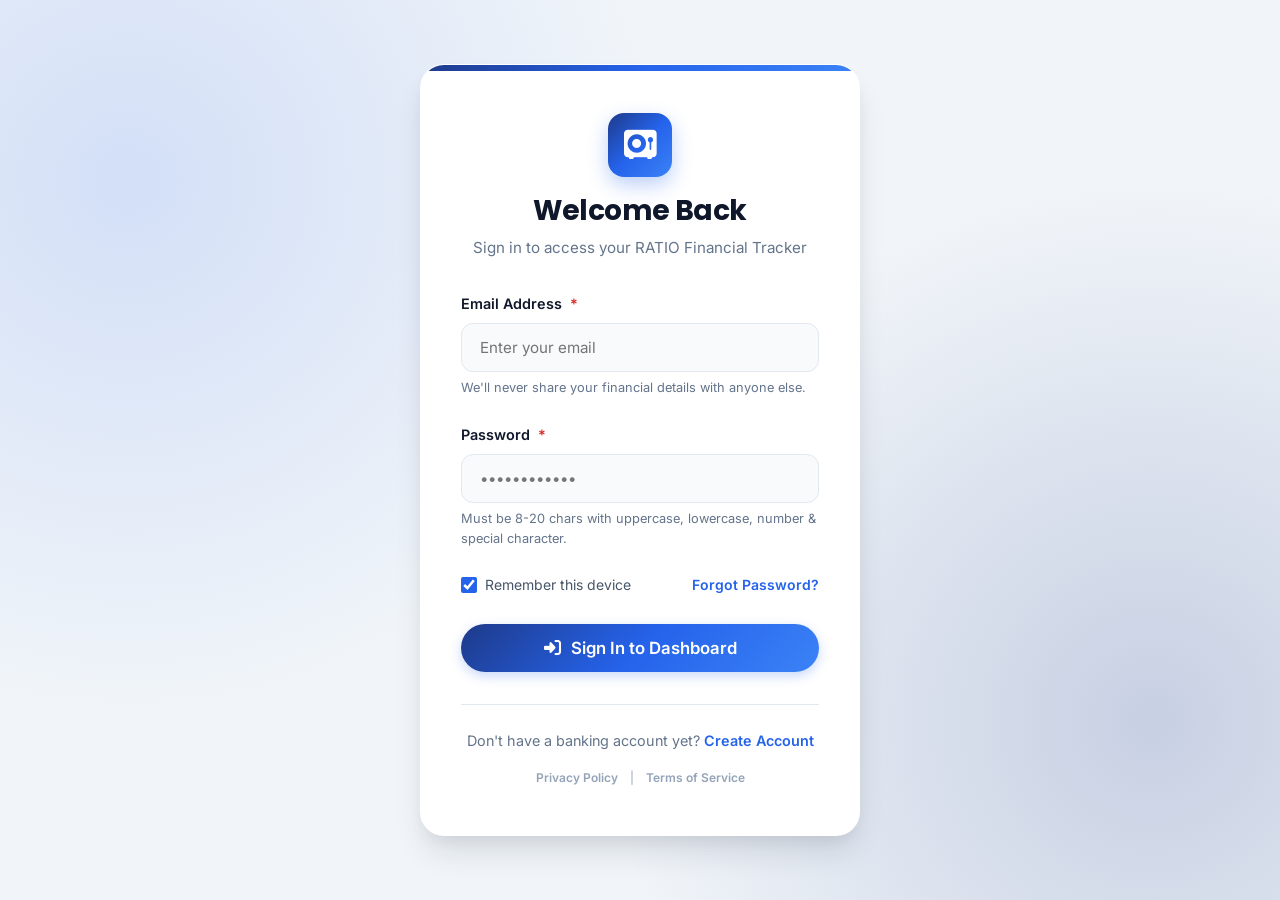
<file: index.html>
<!DOCTYPE html>
<!-- The <html> tag is the root element of the HTML page. The lang="en" attribute specifies the language as English -->
<html lang="en" data-bs-theme="light">
<!-- The <head> section contains metadata, title, and links to external resources like stylesheets. It is not visible on the webpage itself. -->
<head>
  <!-- <meta charset="UTF-8"> sets the character encoding to UTF-8, which supports most characters and symbols from all languages -->
  <meta charset="UTF-8">
  <!-- The viewport meta tag ensures the webpage looks good on all devices (mobile, tablet, desktop) by controlling width and scaling -->
  <meta name="viewport" content="width=device-width, initial-scale=1.0">
  <!-- The <title> sets the name of the tab in the web browser -->
  <title>Sign In - RATIO</title>
  
  <!-- This <link> tag connects the page to Font Awesome, an external library we use to display icons (like the vault icon) -->
  <!-- We use a CDN (Content Delivery Network) URL to load it quickly -->
  <link rel="stylesheet" href="https://cdnjs.cloudflare.com/ajax/libs/font-awesome/6.4.0/css/all.min.css">
  
  <!-- This <link> tag connects our custom stylesheet (style.css) which contains all our design and layout rules -->
  <link rel="stylesheet" href="style.css">
</head>
<!-- The <body> tag contains all the visible content of the webpage. We give it a class "login-page" to apply specific background styles from our CSS -->
<body class="login-page">

  <!-- <main> is a semantic tag representing the main content of this document. It acts as the white card holding our login form -->
  <main class="login-card">
    
    <!-- <header> represents the introductory content inside our login card -->
    <header class="login-header">
      <!-- A <div> (divider) container for our logo icon -->
      <div class="login-logo">
        <!-- The <i> tag with these specific classes tells Font Awesome to insert a vault icon here -->
        <i class="fa-solid fa-vault"></i>
      </div>
      <!-- <h1> is the main heading. It's the largest text in this section -->
      <h1>Welcome Back</h1>
      <!-- <p> stands for paragraph, used here for a short subtitle -->
      <p>Sign in to access your RATIO Financial Tracker</p>
    </header>

    <!-- The <form> element collects user input. 
         action="dashboard.html" means when submitted, it will redirect to the dashboard page.
         method="get" defines how data is sent (not ideal for real passwords, but fine for this static demo). -->
    <form action="dashboard.html" method="get" class="login-form">
      
      <!-- This <div> wraps the first input field (Email) to group the label, input, and helper text together -->
      <div class="form-group">
        <!-- The <label> tells the user what this field is for. for="email" links it to the input with id="email" -->
        <label for="email" class="form-label">
          Email Address 
          <!-- A <span> is used to color the asterisk red, indicating the field is required -->
          <span class="required">*</span>
        </label>
        
        <!-- A wrapper div with relative positioning so we can add absolute positioned elements (like validation icons) later if needed -->
        <div style="position: relative;">
          <!-- The <input> element where the user types their email. 
               type="email" ensures mobile keyboards show the '@' symbol and browsers validate email format.
               required makes it mandatory to fill before submitting. -->
          <input 
            type="email" 
            id="email" 
            name="email" 
            class="form-control" 
            placeholder="Enter your email" 
            required 
            autocomplete="email" 
          >
          <!-- Small helper text below the input field -->
          <span class="form-helper-text">We'll never share your financial details with anyone else.</span>
        </div>
      </div>

      <!-- This <div> wraps the second input field (Password) -->
      <div class="form-group">
        <label for="password" class="form-label">
          Password <span class="required">*</span>
        </label>
        <div style="position: relative;">
          <!-- type="password" hides the characters as the user types them for security.
               minlength, maxlength, and pattern provide strict rules on what a valid password looks like. -->
          <input 
            type="password" 
            id="password" 
            name="password" 
            class="form-control" 
            placeholder="••••••••••••" 
            required 
            minlength="8" 
            maxlength="20" 
            pattern="(?=.*[a-z])(?=.*[A-Z])(?=.*\d)(?=.*[@$!%*?&]).{8,20}" 
            title="Password must be 8-20 characters and include uppercase, lowercase, a number, and a special character."
          >
          <span class="form-helper-text">Must be 8-20 chars with uppercase, lowercase, number & special character.</span>
        </div>
      </div>

      <!-- A <div> containing "Remember this device" checkbox and "Forgot Password" link arranged horizontally using flexbox -->
      <div class="form-group" style="display: flex; align-items: center; justify-content: space-between; margin-top: 16px; font-size: 0.875rem;">
        <!-- Label wrapping the checkbox so clicking the text also toggles the checkbox -->
        <label style="display: flex; align-items: center; gap: 8px; cursor: pointer; color: var(--text-secondary);">
          <!-- A checkbox input that defaults to checked -->
          <input type="checkbox" checked style="width: 16px; height: 16px; accent-color: var(--primary-blue);">
          Remember this device
        </label>
        <!-- An <a> (anchor) tag creating a link to the dashboard (used here as a dummy forgot password link) -->
        <a href="dashboard.html" style="font-weight: 600;">Forgot Password?</a>
      </div>

      <!-- Wrapper for the submit button adding some top margin -->
      <div style="margin-top: 28px;">
        <!-- The <button> to submit the form. type="submit" triggers the form's action. -->
        <button type="submit" class="btn btn-primary btn-block btn-lg">
          <!-- Icon inside the button -->
          <i class="fa-solid fa-right-to-bracket"></i> Sign In to Dashboard
        </button>
      </div>

    </form>

    <!-- <footer> represents the bottom section of the login card -->
    <footer class="login-footer">
      <!-- Paragraph with a link for users who don't have an account -->
      <p>Don't have a banking account yet? <a href="dashboard.html">Create Account</a></p>
      
      <!-- Small text links for Privacy Policy and Terms at the very bottom -->
      <div style="margin-top: 16px; font-size: 0.75rem; color: var(--text-light); display: flex; justify-content: center; gap: 12px;">
        <a href="dashboard.html" style="color: var(--text-light); text-decoration: none;">Privacy Policy</a>
        <span>|</span>
        <a href="dashboard.html" style="color: var(--text-light); text-decoration: none;">Terms of Service</a>
      </div>
    </footer>
  </main>

</body>
</html>
</file>
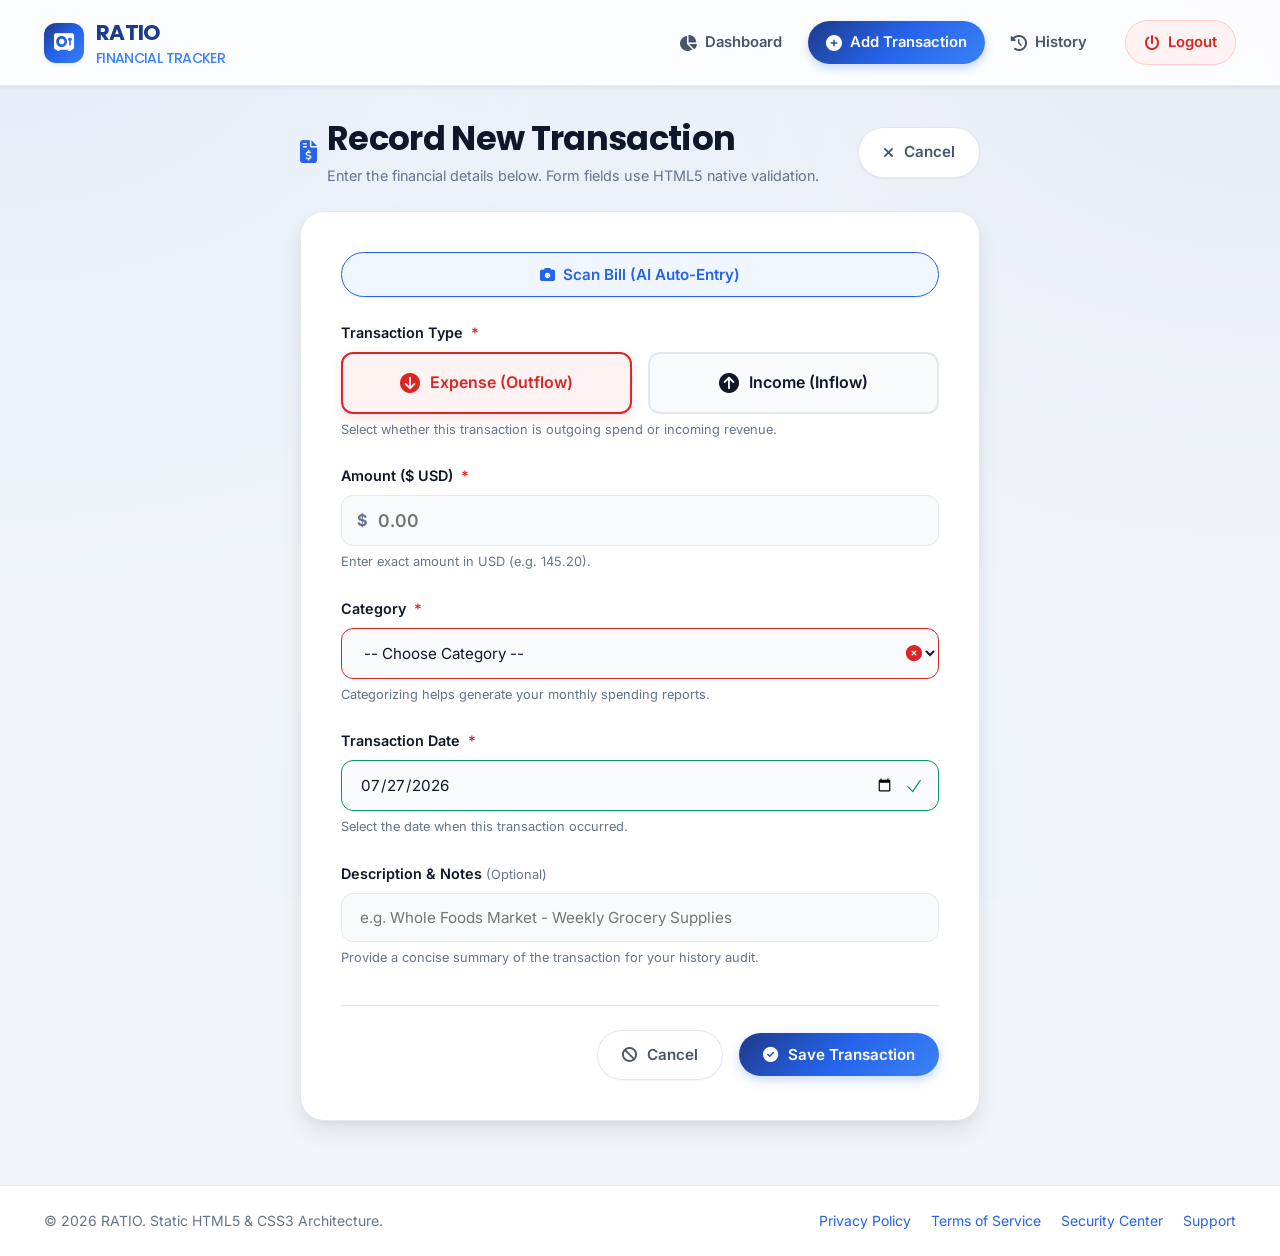
<file: add.html>
<!-- The document type declaration tells the browser this is an HTML5 document. -->
<!DOCTYPE html>
<!-- The html tag is the root element of the HTML page. lang="en" specifies English as the language. -->
<html lang="en" data-bs-theme="light">
<!-- The head section contains meta-information about the HTML page, like title and links to CSS. -->
<head>
  <!-- Specifies the character encoding for the document (UTF-8 handles almost all characters/symbols). -->
  <meta charset="UTF-8">
  <!-- Makes the web page responsive, adapting its layout to the width of the device screen (like mobile phones). -->
  <meta name="viewport" content="width=device-width, initial-scale=1.0">
  <!-- The title of the page, which appears in the browser tab. -->
  <title>Add Transaction - RATIO</title>
  
  <!-- Font Awesome Icons via CDN -->
  <!-- This link tag imports external CSS from Font Awesome, giving us access to hundreds of free icons. -->
  <link rel="stylesheet" href="https://cdnjs.cloudflare.com/ajax/libs/font-awesome/6.4.0/css/all.min.css">
  
  <!-- Shared Stylesheet -->
  <!-- This links to our own custom CSS file (style.css) which defines how our page looks (colors, layout, etc.). -->
  <link rel="stylesheet" href="style.css">
</head>
<!-- The body contains all the visible content of the webpage. -->
<body>

  <!-- Top Navigation Bar -->
  <!-- The header tag semantically defines a header for the document. class="top-navbar" is for styling. -->
  <header class="top-navbar">
    <!-- The nav tag defines a set of navigation links. -->
    <nav class="navbar-content">
      <!-- The logo and brand name that acts as a home button, linking back to the dashboard. -->
      <a href="dashboard.html" class="brand-logo">
        <div class="brand-icon-wrapper">
          <!-- An icon of a vault from Font Awesome. -->
          <i class="fa-solid fa-vault"></i>
        </div>
        <!-- The brand name text. It includes a smaller nested element for the subtitle. -->
        <span>RATIO <small style="font-size: 0.65em; font-weight: 500; color: var(--primary-light); display: block; margin-top: -4px;">FINANCIAL TRACKER</small></span>
      </a>

      <!-- An unordered list (ul) used to group the navigation links. -->
      <ul class="nav-links">
        <!-- List item for the Dashboard link -->
        <li>
          <a href="dashboard.html" class="nav-link">
            <i class="fa-solid fa-chart-pie"></i> Dashboard
          </a>
        </li>
        <!-- List item for the Add Transaction link. It has the 'active' class to show we are currently on this page. -->
        <li>
          <a href="add.html" class="nav-link active">
            <i class="fa-solid fa-circle-plus"></i> Add Transaction
          </a>
        </li>
        <!-- List item for the History link -->
        <li>
          <a href="history.html" class="nav-link">
            <i class="fa-solid fa-clock-rotate-left"></i> History
          </a>
        </li>
        <!-- List item for the Logout link -->
        <li>
          <a href="login.html" class="nav-link logout-btn">
            <i class="fa-solid fa-power-off"></i> Logout
          </a>
        </li>
      </ul>
    </nav>
  </header>

  <!-- Main Content Area -->
  <!-- A wrapper div to center or constrain the width of the main content on the screen. -->
  <div class="app-container">
    <!-- The main tag specifies the main content of the document. -->
    <main class="content-area">

      <!-- Section Header -->
      <!-- A section tag for grouping the header content of this page. -->
      <section class="section-header" style="max-width: 680px; margin: 0 auto 24px auto;">
        <div class="section-title">
          <!-- Icon representing an invoice/dollar. -->
          <i class="fa-solid fa-file-invoice-dollar"></i>
          <div>
            <!-- Page heading -->
            <h2>Record New Transaction</h2>
            <!-- A small description paragraph under the heading. -->
            <p style="font-size: 0.9rem; color: var(--text-muted); font-weight: 400; margin-top: 4px;">
              Enter the financial details below. Form fields use HTML5 native validation.
            </p>
          </div>
        </div>
        <!-- A button-styled link to cancel and go back to the dashboard. -->
        <a href="dashboard.html" class="btn btn-secondary">
          <i class="fa-solid fa-xmark"></i> Cancel
        </a>
      </section>

      <!-- Add Transaction Form Card -->
      <!-- This section acts as a visual card containing the form elements. -->
      <section class="form-card">
        
        <!-- The form element collects user input. On submission, it sends data to dashboard.html via the GET method. -->
        <form action="dashboard.html" method="get">
          
          <!-- AI Camera Scan Button (UI only) -->
          <button type="button" class="btn btn-secondary" style="width: 100%; margin-bottom: 24px; display: flex; justify-content: center; align-items: center; gap: 8px; font-weight: 600; border-color: var(--primary-blue); color: var(--primary-blue); background-color: var(--primary-soft);" onclick="alert('AI Auto-Entry Scanner is a mock button for now!')">
            <i class="fa-solid fa-camera"></i> Scan Bill (AI Auto-Entry)
          </button>
          
          <!-- Type Selection: Income vs Expense -->
          <!-- A group for the radio buttons to select transaction type. -->
          <div class="form-group">
            <!-- Label for the type selector -->
            <label class="form-label">
              Transaction Type <span class="required">*</span>
            </label>
            <!-- Container for the custom styled radio buttons -->
            <div class="type-selector">
              
              <!-- Option for Expense -->
              <div class="type-option">
                <!-- Radio input for Expense. Checked by default. 'required' means form can't be submitted without selection. -->
                <input type="radio" id="type-expense" name="transaction_type" value="expense" checked required>
                <!-- Label for the expense radio button, used for styling the clickable area. -->
                <label for="type-expense" class="type-label">
                  <i class="fa-solid fa-circle-arrow-down"></i>
                  <span>Expense (Outflow)</span>
                </label>
              </div>

              <!-- Option for Income -->
              <div class="type-option">
                <!-- Radio input for Income. Shares the same 'name' as Expense, so only one can be selected. -->
                <input type="radio" id="type-income" name="transaction_type" value="income" required>
                <label for="type-income" class="type-label">
                  <i class="fa-solid fa-circle-arrow-up"></i>
                  <span>Income (Inflow)</span>
                </label>
              </div>

            </div>
            <!-- Helper text explaining this field to the user -->
            <span class="form-helper-text">Select whether this transaction is outgoing spend or incoming revenue.</span>
          </div>

          <!-- Amount Input -->
          <div class="form-group">
            <!-- Label for the amount input field -->
            <label for="amount" class="form-label">
              Amount ($ USD) <span class="required">*</span>
            </label>
            <!-- Wrapper to position the dollar sign inside the input field -->
            <div style="position: relative;">
              <!-- The dollar sign placed absolutely over the input field. -->
              <span style="position: absolute; left: 16px; top: 50%; transform: translateY(-50%); font-weight: 700; color: var(--text-muted);">$</span>
              <!-- Number input field for the amount. 'step="0.01"' allows decimals (cents). 'min="0.01"' prevents zero or negative amounts. -->
              <input 
                type="number" 
                id="amount" 
                name="amount" 
                class="form-control" 
                style="padding-left: 36px; font-weight: 600; font-size: 1.1rem;" 
                placeholder="0.00" 
                step="0.01" 
                min="0.01" 
                required
              >
            </div>
            <span class="form-helper-text">Enter exact amount in USD (e.g. 145.20).</span>
          </div>

          <!-- Category Dropdown -->
          <div class="form-group">
            <label for="category" class="form-label">
              Category <span class="required">*</span>
            </label>
            <!-- Select element creates a dropdown list. 'required' means an option must be chosen. -->
            <select id="category" name="category" class="form-control" required style="cursor: pointer;">
              <!-- Default placeholder option. 'disabled selected' means it shows first but cannot be chosen as a valid value. -->
              <option value="" disabled selected>-- Choose Category --</option>
              
              <!-- Option group for Expenses. Groups related options visually. -->
              <optgroup label="Expense Categories">
                <option value="groceries">🛒 Groceries & Pantry</option>
                <option value="housing">🏠 Housing, Rent & Mortgage</option>
                <option value="utilities">⚡ Utilities & Electricity</option>
                <option value="dining">🍽️ Dining & Restaurants</option>
                <option value="software">💻 Cloud & Software Subscriptions</option>
                <option value="transportation">🚗 Transportation & Fuel</option>
                <option value="healthcare">🩺 Healthcare & Pharmacy</option>
                <option value="shopping">🛍️ Retail & Personal Shopping</option>
                <option value="entertainment">🎬 Entertainment & Leisure</option>
              </optgroup>
              
              <!-- Option group for Income -->
              <optgroup label="Income Categories">
                <option value="salary">💼 Salary & Compensation</option>
                <option value="freelance">💻 Freelance & Consulting</option>
                <option value="investments">📈 Dividends & Investments</option>
                <option value="refunds">🔄 Refunds & Reimbursements</option>
                <option value="other_income">🎁 Gifts & Other Inflow</option>
              </optgroup>
            </select>
            <span class="form-helper-text">Categorizing helps generate your monthly spending reports.</span>
          </div>

          <!-- Date Input -->
          <div class="form-group">
            <label for="date" class="form-label">
              Transaction Date <span class="required">*</span>
            </label>
            <!-- Date input field. Shows a date picker calendar in supported browsers. -->
            <input 
              type="date" 
              id="date" 
              name="date" 
              class="form-control" 
              value="2026-07-27" 
              required
            >
            <span class="form-helper-text">Select the date when this transaction occurred.</span>
          </div>

          <!-- Description Input -->
          <div class="form-group">
            <label for="description" class="form-label">
              Description & Notes <span style="font-size: 0.8rem; font-weight: normal; color: var(--text-muted);">(Optional)</span>
            </label>
            <!-- Text input field for short descriptions. -->
            <input 
              type="text" 
              id="description" 
              name="description" 
              class="form-control" 
              placeholder="e.g. Whole Foods Market - Weekly Grocery Supplies"
            >
            <span class="form-helper-text">Provide a concise summary of the transaction for your history audit.</span>
          </div>

          <!-- Form Actions -->
          <!-- Container for the cancel and submit buttons at the bottom of the form. -->
          <div class="form-actions">
            <!-- Cancel button (acts as a link to dashboard) -->
            <a href="dashboard.html" class="btn btn-secondary">
              <i class="fa-solid fa-ban"></i> Cancel
            </a>
            <!-- Submit button. Clicking this triggers HTML form submission and validation. -->
            <button type="submit" class="btn btn-primary">
              <i class="fa-solid fa-check-circle"></i> Save Transaction
            </button>
          </div>

        </form>

      </section>

    </main>
  </div>

  <!-- Footer -->
  <!-- The footer section of the page, usually contains copyright and links. -->
  <footer class="app-footer">
    <!-- Container to align footer content with the main app layout -->
    <div class="app-container">
      <div class="footer-content">
        <!-- Copyright text -->
        <p>&copy; 2026 RATIO. Static HTML5 & CSS3 Architecture.</p>
        <!-- Footer navigation links -->
        <div class="footer-links">
          <a href="dashboard.html">Privacy Policy</a>
          <a href="dashboard.html">Terms of Service</a>
          <a href="dashboard.html">Security Center</a>
          <a href="dashboard.html">Support</a>
        </div>
      </div>
    </div>
  </footer>

</body>
</html>
</file>
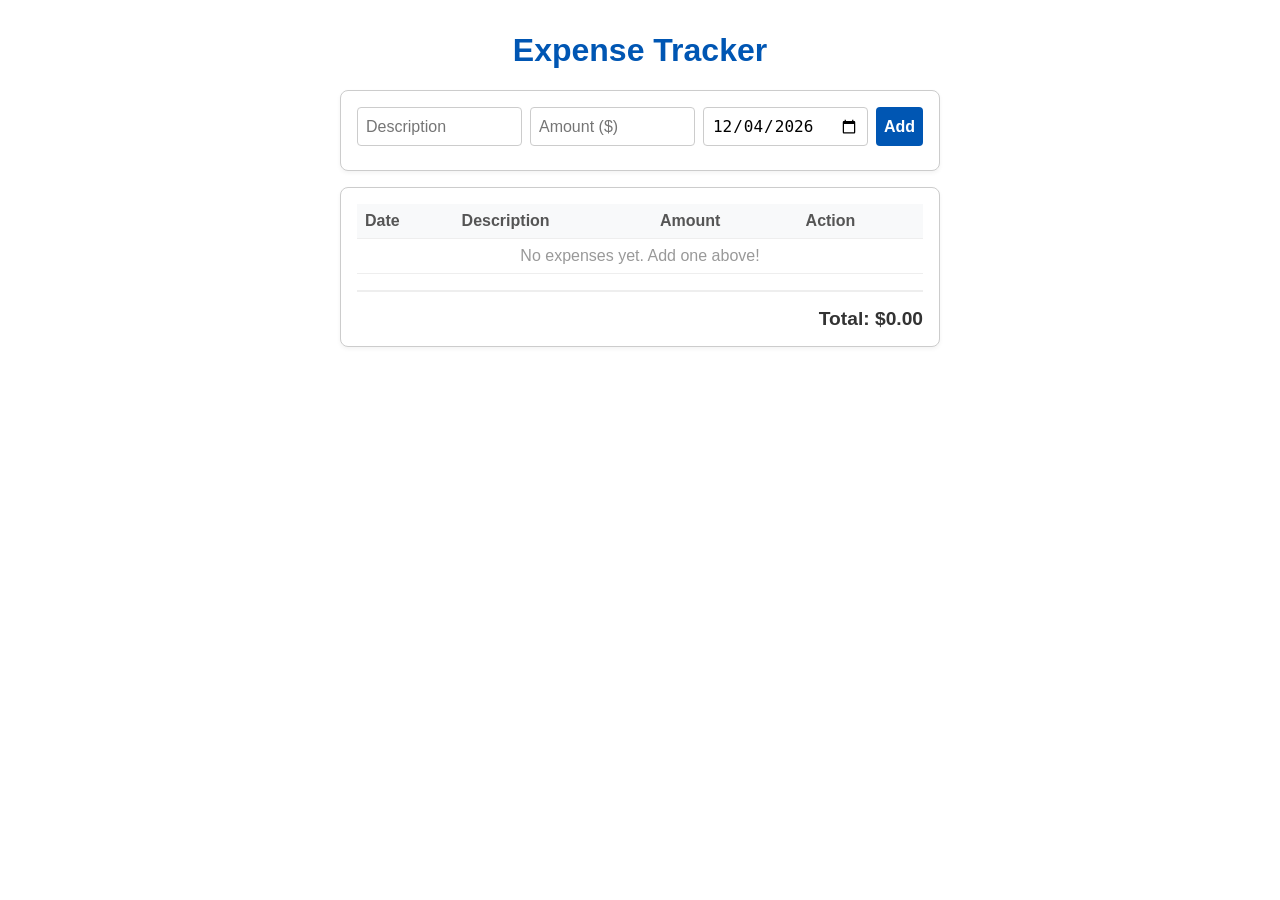
<file: basic-tracker.html>
<!DOCTYPE html>
<!-- The html tag wraps all content. lang="en" sets the language to English -->
<html lang="en" data-bs-theme="light">
<head>
  <!-- Character encoding for the document (UTF-8 handles most characters) -->
  <meta charset="UTF-8">
  <!-- Viewport meta tag ensures the page is responsive on mobile devices -->
  <meta name="viewport" content="width=device-width, initial-scale=1.0">
  <!-- Title appears in the browser tab -->
  <title>Basic Expense Tracker</title>
  
  <!-- CSS styles start here -->
  <style>
    /* Styles for the whole page (body) */
    body { 
      font-family: Arial, sans-serif; /* Sets the font */
      max-width: 600px; /* Restricts maximum width to 600px */
      margin: 2rem auto; /* Centers the content horizontally and adds top/bottom margin */
      padding: 0 1rem; /* Adds some spacing on the left and right */
      color: #333; /* Dark gray text color */
    }
    
    /* Styles for the main heading (h1) */
    h1 { 
      text-align: center; /* Centers the heading text */
      color: #0056b3; /* A nice shade of blue */
    }
    
    /* Styles for the "card" containers */
    .card { 
      border: 1px solid #ccc; /* Light gray border */
      padding: 1rem; /* Spacing inside the card */
      border-radius: 8px; /* Rounded corners */
      background: #fff; /* White background */
      margin-bottom: 1rem; /* Spacing below the card */
      box-shadow: 0 2px 4px rgba(0,0,0,0.05); /* Very subtle shadow for depth */
    }
    
    /* Styles for the form element */
    form { 
      display: flex; /* Uses Flexbox to align items horizontally */
      gap: 0.5rem; /* Space between form elements */
      flex-wrap: wrap; /* Allows wrapping to the next line on small screens */
      margin-bottom: 0.5rem; /* Space below the form */
    }
    
    /* Shared styles for inputs and buttons */
    input, button { 
      padding: 0.5rem; /* Inner spacing */
      border: 1px solid #ccc; /* Light gray border */
      border-radius: 4px; /* Slightly rounded corners */
      font-size: 1rem; /* Normal font size */
    }
    
    /* Specific styles for input fields */
    input { 
      flex: 1; /* Makes inputs grow to fill available space */
      min-width: 120px; /* Minimum width before wrapping */
    }
    
    /* Specific styles for buttons */
    button { 
      background: #0056b3; /* Blue background */
      color: white; /* White text */
      border: none; /* Removes default border */
      cursor: pointer; /* Shows hand cursor on hover */
      font-weight: bold; /* Bold text */
    }
    
    /* Hover effect for buttons */
    button:hover { 
      background: #004494; /* Darker blue when hovered */
    }
    
    /* Styles for the expense table */
    table { 
      width: 100%; /* Table takes full width */
      border-collapse: collapse; /* Removes double borders between cells */
    }
    
    /* Styles for table headers and cells */
    th, td { 
      padding: 0.5rem; /* Inner spacing */
      border-bottom: 1px solid #eee; /* Light line below each row */
      text-align: left; /* Aligns text to the left */
    }
    
    /* Specific styles for table headers */
    th {
      background-color: #f8f9fa; /* Very light gray background */
      color: #555; /* Medium gray text */
    }
    
    /* Styles for the delete button */
    .delete-btn { 
      background: #dc3545; /* Red background for delete action */
      color: white; /* White text */
      padding: 0.2rem 0.5rem; /* Smaller padding */
      font-size: 0.8rem; /* Smaller text */
    }
    
    /* Hover effect for delete button */
    .delete-btn:hover { 
      background: #c82333; /* Darker red on hover */
    }
    
    /* Styles for the total amount display */
    .total-section { 
      font-size: 1.2rem; /* Larger text */
      font-weight: bold; /* Bold text */
      text-align: right; /* Aligns text to the right */
      margin-top: 1rem; /* Space above */
      padding-top: 1rem; /* Inner space above text */
      border-top: 2px solid #eee; /* Thicker light line above */
    }
  </style>
</head>
<body>

  <!-- Main heading of the page -->
  <h1>Expense Tracker</h1>

  <!-- First card containing the form to add an expense -->
  <div class="card">
    <form id="tracker-form">
      <!-- Input for the description of the expense -->
      <input type="text" id="desc" placeholder="Description" required>
      <!-- Input for the amount (allows decimals with step="0.01") -->
      <input type="number" id="amount" placeholder="Amount ($)" step="0.01" required>
      <!-- Input for the date -->
      <input type="date" id="date" required>
      <!-- Submit button to add the expense -->
      <button type="submit">Add</button>
    </form>
  </div>

  <!-- Second card containing the list of expenses and the total -->
  <div class="card">
    <!-- Table structure for expenses -->
    <table>
      <thead>
        <!-- Table header row -->
        <tr>
          <th>Date</th>
          <th>Description</th>
          <th>Amount</th>
          <th>Action</th>
        </tr>
      </thead>
      <!-- Empty table body where expenses will be injected by JavaScript -->
      <tbody id="expense-list"></tbody>
    </table>
    <!-- Section displaying the total sum of all expenses -->
    <div class="total-section">
      Total: $<span id="total-amount">0.00</span>
    </div>
  </div>

  <!-- JavaScript logic starts here -->
  <script>
    // Load existing expenses from local storage (saved data in the browser)
    // If there is no saved data, initialize an empty array []
    let expenses = JSON.parse(localStorage.getItem('basic_expenses')) || [];
    
    // Get today's date in YYYY-MM-DD format
    // 'new Date().toISOString()' gives a string like "2023-10-25T14:30:00Z"
    // 'split('T')[0]' takes only the part before the 'T'
    document.getElementById('date').value = new Date().toISOString().split('T')[0];
    
    // Listen for the form submission (when the user clicks "Add" or presses Enter)
    document.getElementById('tracker-form').addEventListener('submit', function(e) {
      // Prevent the default form submission behavior (which would refresh the page)
      e.preventDefault();
      
      // Create a new expense object with the data from the form
      const newExpense = {
        id: Date.now(), // Use the current time (in milliseconds) as a unique ID
        desc: document.getElementById('desc').value, // Get description text
        amount: parseFloat(document.getElementById('amount').value), // Convert amount string to a number
        date: document.getElementById('date').value // Get date text
      };
      
      // Add the new expense to our list of expenses
      expenses.push(newExpense);
      
      // Save the updated list back to the browser's local storage so it persists after a reload
      localStorage.setItem('basic_expenses', JSON.stringify(expenses));
      
      // Clear the text and amount input fields so the user can easily add another expense
      document.getElementById('desc').value = '';
      document.getElementById('amount').value = '';
      
      // Update the user interface to show the new expense and new total
      render();
    });

    // Function to delete an expense given its unique ID
    function deleteExp(id) {
      // Keep only expenses whose ID does NOT match the one passed to the function
      expenses = expenses.filter(e => e.id !== id);
      
      // Save the new, filtered list back to local storage
      localStorage.setItem('basic_expenses', JSON.stringify(expenses));
      
      // Re-render the interface to remove the deleted expense from the table
      render();
    }

    // Function to update the HTML table and the total amount on the screen
    function render() {
      // Find the table body where expense rows will be placed
      const list = document.getElementById('expense-list');
      
      // Clear anything currently in the list
      list.innerHTML = '';
      
      // Start the total amount calculation at 0
      let total = 0;
      
      // Check if there are no expenses to show
      if (expenses.length === 0) {
        // Show a helpful placeholder message if the list is empty
        list.innerHTML = '<tr><td colspan="4" style="text-align:center; color:#999;">No expenses yet. Add one above!</td></tr>';
      } else {
        // Loop through each expense in our array
        expenses.forEach(exp => {
          // Add this expense's amount to our running total
          total += exp.amount;
          
          // Create an HTML row for this expense and append it to the list
          // We format the amount to exactly 2 decimal places using 'toFixed(2)'
          list.innerHTML += `
            <tr>
              <td>${exp.date}</td>
              <td>${exp.desc}</td>
              <td style="color: #dc3545; font-weight: bold;">-$${exp.amount.toFixed(2)}</td>
              <td><button class="delete-btn" onclick="deleteExp(${exp.id})">X</button></td>
            </tr>
          `;
        });
      }
      
      // Finally, update the text of the total amount display with the final calculated total
      document.getElementById('total-amount').innerText = total.toFixed(2);
    }

    // Call render once right after the page loads to display any previously saved expenses
    render();
  </script>
</body>
</html>
</file>
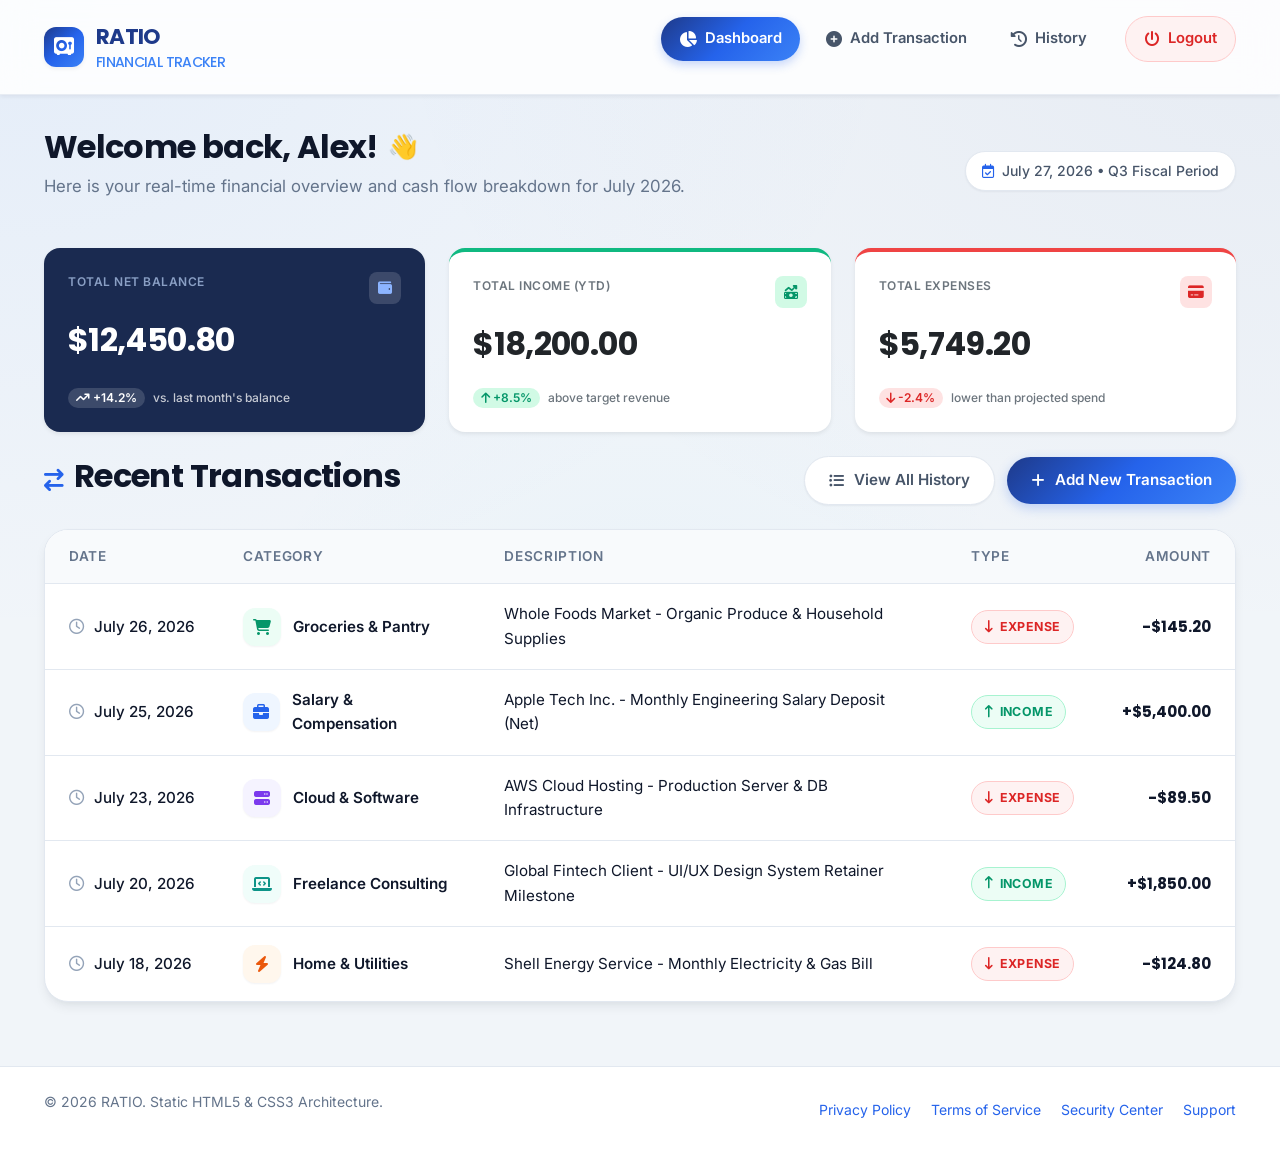
<file: dashboard.html>
<!DOCTYPE html>
<!-- Declares the document as an HTML5 file. This is required for modern web pages. -->
<html lang="en" data-bs-theme="light">
<!-- The <head> contains meta-information, title, and external links. It is not shown directly on the page. -->
<head>
  <!-- Sets character encoding to UTF-8 so all text and symbols render correctly -->
  <meta charset="UTF-8">
  <!-- Ensures the page is responsive and scales properly on mobile devices -->
  <meta name="viewport" content="width=device-width, initial-scale=1.0">
  <!-- The title that appears in the browser tab -->
  <title>Dashboard - RATIO</title>
  
  <!-- Links to the Font Awesome icon library to give us access to thousands of icons -->
  <link rel="stylesheet" href="https://cdnjs.cloudflare.com/ajax/libs/font-awesome/6.4.0/css/all.min.css">
  
  <!-- Bootstrap 5 CSS (Added for Bootstrap Cards) -->
  <link href="https://cdn.jsdelivr.net/npm/bootstrap@5.3.0/dist/css/bootstrap.min.css" rel="stylesheet">
  
  <!-- Links to our custom style.css file where all our design rules live -->
  <link rel="stylesheet" href="style.css">
</head>
<!-- The <body> contains the actual visible content of the dashboard -->
<body>

  <!-- ========================================== -->
  <!-- TOP NAVIGATION BAR SECTION                 -->
  <!-- ========================================== -->
  <!-- The <header> tag represents the top navigation area of our application -->
  <header class="top-navbar">
    <!-- <nav> is a semantic HTML element that wraps navigation links -->
    <nav class="navbar-content">
      
      <!-- Brand Logo on the left side of the navbar -->
      <!-- Clicking it will navigate to dashboard.html -->
      <a href="dashboard.html" class="brand-logo">
        <div class="brand-icon-wrapper">
          <!-- Font Awesome vault icon -->
          <i class="fa-solid fa-vault"></i>
        </div>
        <!-- Brand Name text. The <small> tag makes the "FINANCIAL TRACKER" text smaller -->
        <span>RATIO <small style="font-size: 0.65em; font-weight: 500; color: var(--primary-light); display: block; margin-top: -4px;">FINANCIAL TRACKER</small></span>
      </a>

      <!-- An unordered list (<ul>) containing our navigation links -->
      <ul class="nav-links">
        <!-- Each <li> (list item) represents one link in the navbar -->
        <li>
          <!-- The "active" class gives this link a distinct look indicating we are currently on this page -->
          <a href="dashboard.html" class="nav-link active">
            <i class="fa-solid fa-chart-pie"></i> Dashboard
          </a>
        </li>
        <li>
          <a href="add.html" class="nav-link">
            <i class="fa-solid fa-circle-plus"></i> Add Transaction
          </a>
        </li>
        <li>
          <a href="history.html" class="nav-link">
            <i class="fa-solid fa-clock-rotate-left"></i> History
          </a>
        </li>
        <li>
          <!-- A special logout button that links back to the login page -->
          <!-- The "logout-btn" class gives it a red color scheme -->
          <a href="login.html" class="nav-link logout-btn">
            <i class="fa-solid fa-power-off"></i> Logout
          </a>
        </li>
      </ul>
    </nav>
  </header>

  <!-- ========================================== -->
  <!-- MAIN CONTENT WRAPPER                       -->
  <!-- ========================================== -->
  <!-- This <div> wraps the main content and centers it on the screen with a max width (defined in CSS) -->
  <div class="app-container">
    <!-- <main> holds the primary content of the dashboard -->
    <main class="content-area">

      <!-- ========================================== -->
      <!-- WELCOME HERO SECTION                       -->
      <!-- ========================================== -->
      <!-- A <section> tag to group the welcome header elements -->
      <section class="welcome-header">
        <div class="welcome-text">
          <!-- The main headline of the dashboard -->
          <h1>Welcome back, Alex! <span style="font-size: 1.5rem;">👋</span></h1>
          <!-- A subtitle providing context -->
          <p>Here is your real-time financial overview and cash flow breakdown for July 2026.</p>
        </div>
        
        <!-- A badge on the right displaying the current date and fiscal period -->
        <div class="date-badge">
          <i class="fa-regular fa-calendar-check"></i>
          <span>July 27, 2026 • Q3 Fiscal Period</span>
        </div>
      </section>

      <!-- ========================================== -->
      <!-- FINANCIAL SUMMARY CARDS GRID               -->
      <!-- ========================================== -->
      <!-- A <section> that acts as a CSS Grid container to display our 3 summary cards side-by-side -->
      <!-- A Bootstrap row that acts as a CSS Grid container to display our 3 summary cards side-by-side -->
      <section class="row g-4 mb-4">
        
        <!-- --- CARD 1: Total Balance --- -->
        <!-- Bootstrap col class makes this take up 1/3 of the row on large screens -->
        <div class="col-12 col-lg-4">
          <!-- Bootstrap card with custom inline background color to match design -->
          <div class="card h-100 border-0 shadow-sm" style="background-color: #1a2a50; border-radius: 1rem;">
            <div class="card-body d-flex flex-column p-4">
              <div class="d-flex justify-content-between align-items-start mb-3">
                <span class="text-uppercase fw-semibold" style="color: #8a9fc4; font-size: 0.75rem; letter-spacing: 0.5px;">Total Net Balance</span>
                <div class="rounded-3 d-flex align-items-center justify-content-center" style="width: 32px; height: 32px; background-color: rgba(255,255,255,0.15); color: #8cb4ff;">
                  <i class="fa-solid fa-wallet fa-sm"></i>
                </div>
              </div>
              <h2 class="card-title text-white fw-bold mb-4" style="font-size: 2rem; margin: 0;">$12,450.80</h2>
              <div class="mt-auto d-flex align-items-center gap-2">
                <span class="badge rounded-pill fw-semibold" style="background-color: rgba(255,255,255,0.15); color: white; padding: 0.35em 0.65em;">
                  <i class="fa-solid fa-arrow-trend-up"></i> +14.2%
                </span>
                <span class="text-white opacity-75" style="font-size: 0.75rem; font-weight: 500;">vs. last month's balance</span>
              </div>
            </div>
          </div>
        </div>

        <!-- --- CARD 2: Total Income --- -->
        <div class="col-12 col-lg-4">
          <div class="card h-100 border-0 shadow-sm bg-white" style="border-radius: 1rem; border-top: 4px solid #10b981 !important;">
            <div class="card-body d-flex flex-column p-4">
              <div class="d-flex justify-content-between align-items-start mb-3">
                <span class="text-uppercase fw-semibold text-secondary" style="font-size: 0.75rem; letter-spacing: 0.5px;">Total Income (YTD)</span>
                <div class="rounded-3 d-flex align-items-center justify-content-center" style="width: 32px; height: 32px; background-color: #d1fae5; color: #059669;">
                  <i class="fa-solid fa-money-bill-trend-up fa-sm"></i>
                </div>
              </div>
              <h2 class="card-title text-dark fw-bold mb-4" style="font-size: 2rem; margin: 0;">$18,200.00</h2>
              <div class="mt-auto d-flex align-items-center gap-2">
                <span class="badge rounded-pill fw-semibold" style="background-color: #d1fae5; color: #059669; padding: 0.35em 0.65em;">
                  <i class="fa-solid fa-arrow-up"></i> +8.5%
                </span>
                <span class="text-secondary" style="font-size: 0.75rem; font-weight: 500;">above target revenue</span>
              </div>
            </div>
          </div>
        </div>

        <!-- --- CARD 3: Total Expenses --- -->
        <div class="col-12 col-lg-4">
          <div class="card h-100 border-0 shadow-sm bg-white" style="border-radius: 1rem; border-top: 4px solid #ef4444 !important;">
            <div class="card-body d-flex flex-column p-4">
              <div class="d-flex justify-content-between align-items-start mb-3">
                <span class="text-uppercase fw-semibold text-secondary" style="font-size: 0.75rem; letter-spacing: 0.5px;">Total Expenses</span>
                <div class="rounded-3 d-flex align-items-center justify-content-center" style="width: 32px; height: 32px; background-color: #fee2e2; color: #dc2626;">
                  <i class="fa-solid fa-credit-card fa-sm"></i>
                </div>
              </div>
              <h2 class="card-title text-dark fw-bold mb-4" style="font-size: 2rem; margin: 0;">$5,749.20</h2>
              <div class="mt-auto d-flex align-items-center gap-2">
                <span class="badge rounded-pill fw-semibold" style="background-color: #fee2e2; color: #dc2626; padding: 0.35em 0.65em;">
                  <i class="fa-solid fa-arrow-down"></i> -2.4%
                </span>
                <span class="text-secondary" style="font-size: 0.75rem; font-weight: 500;">lower than projected spend</span>
              </div>
            </div>
          </div>
        </div>

      </section>

      <!-- ========================================== -->
      <!-- RECENT TRANSACTIONS TABLE SECTION          -->
      <!-- ========================================== -->
      <section>
        <!-- The header above the table with title and action buttons -->
        <div class="section-header">
          <div class="section-title">
            <i class="fa-solid fa-arrow-right-arrow-left"></i>
            <h2>Recent Transactions</h2>
          </div>
          <!-- Buttons aligned to the right side of the section header -->
          <div style="display: flex; gap: 12px; align-items: center; flex-wrap: wrap;">
            <!-- Secondary button linking to the history page -->
            <a href="history.html" class="btn btn-secondary">
              <i class="fa-solid fa-list-ul"></i> View All History
            </a>
            <!-- Primary colored button linking to the add transaction page -->
            <a href="add.html" class="btn btn-primary">
              <i class="fa-solid fa-plus"></i> Add New Transaction
            </a>
          </div>
        </div>

        <!-- The container holding the actual table. It gives rounded corners and a white background -->
        <div class="table-container">
          <!-- The <table> element is used to display tabular data (rows and columns) -->
          <table class="data-table">
            
            <!-- <thead> defines the header row of the table -->
            <thead>
              <!-- <tr> stands for Table Row -->
              <tr>
                <!-- <th> stands for Table Header, representing column titles -->
                <th>Date</th>
                <th>Category</th>
                <th>Description</th>
                <th>Type</th>
                <!-- Inline style aligns the amount text to the right side -->
                <th style="text-align: right;">Amount</th>
              </tr>
            </thead>
            
            <!-- <tbody> contains the main data rows of the table -->
            <tbody>
              
              <!-- === TRANSACTION ROW 1 === -->
              <tr>
                <!-- <td> stands for Table Data (a single cell in the row) -->
                <td class="cell-date">
                  <i class="fa-regular fa-clock" style="color: var(--text-light); margin-right: 6px;"></i>
                  July 26, 2026
                </td>
                <td>
                  <div class="cell-category">
                    <!-- Icon specific to this category (Groceries) -->
                    <div class="category-icon" style="color: #059669; background-color: #ecfdf5;">
                      <i class="fa-solid fa-cart-shopping"></i>
                    </div>
                    <span>Groceries & Pantry</span>
                  </div>
                </td>
                <td class="cell-desc">Whole Foods Market - Organic Produce & Household Supplies</td>
                <td>
                  <!-- A styled badge indicating this is an Expense (red) -->
                  <span class="type-badge badge-expense">
                    <i class="fa-solid fa-arrow-down-long"></i> Expense
                  </span>
                </td>
                <!-- The amount value, styled red to indicate money leaving the account -->
                <td class="cell-amount amount-expense">-$145.20</td>
              </tr>

              <!-- === TRANSACTION ROW 2 === -->
              <tr>
                <td class="cell-date">
                  <i class="fa-regular fa-clock" style="color: var(--text-light); margin-right: 6px;"></i>
                  July 25, 2026
                </td>
                <td>
                  <div class="cell-category">
                    <div class="category-icon" style="color: #2563eb; background-color: #eff6ff;">
                      <i class="fa-solid fa-briefcase"></i>
                    </div>
                    <span>Salary & Compensation</span>
                  </div>
                </td>
                <td class="cell-desc">Apple Tech Inc. - Monthly Engineering Salary Deposit (Net)</td>
                <td>
                  <!-- A styled badge indicating this is Income (green) -->
                  <span class="type-badge badge-income">
                    <i class="fa-solid fa-arrow-up-long"></i> Income
                  </span>
                </td>
                <!-- The amount value, styled green to indicate money entering the account -->
                <td class="cell-amount amount-income">+$5,400.00</td>
              </tr>

              <!-- === TRANSACTION ROW 3 === -->
              <tr>
                <td class="cell-date">
                  <i class="fa-regular fa-clock" style="color: var(--text-light); margin-right: 6px;"></i>
                  July 23, 2026
                </td>
                <td>
                  <div class="cell-category">
                    <div class="category-icon" style="color: #7c3aed; background-color: #f5f3ff;">
                      <i class="fa-solid fa-server"></i>
                    </div>
                    <span>Cloud & Software</span>
                  </div>
                </td>
                <td class="cell-desc">AWS Cloud Hosting - Production Server & DB Infrastructure</td>
                <td>
                  <span class="type-badge badge-expense">
                    <i class="fa-solid fa-arrow-down-long"></i> Expense
                  </span>
                </td>
                <td class="cell-amount amount-expense">-$89.50</td>
              </tr>

              <!-- === TRANSACTION ROW 4 === -->
              <tr>
                <td class="cell-date">
                  <i class="fa-regular fa-clock" style="color: var(--text-light); margin-right: 6px;"></i>
                  July 20, 2026
                </td>
                <td>
                  <div class="cell-category">
                    <div class="category-icon" style="color: #0d9488; background-color: #f0fdfa;">
                      <i class="fa-solid fa-laptop-code"></i>
                    </div>
                    <span>Freelance Consulting</span>
                  </div>
                </td>
                <td class="cell-desc">Global Fintech Client - UI/UX Design System Retainer Milestone</td>
                <td>
                  <span class="type-badge badge-income">
                    <i class="fa-solid fa-arrow-up-long"></i> Income
                  </span>
                </td>
                <td class="cell-amount amount-income">+$1,850.00</td>
              </tr>

              <!-- === TRANSACTION ROW 5 === -->
              <tr>
                <td class="cell-date">
                  <i class="fa-regular fa-clock" style="color: var(--text-light); margin-right: 6px;"></i>
                  July 18, 2026
                </td>
                <td>
                  <div class="cell-category">
                    <div class="category-icon" style="color: #ea580c; background-color: #fff7ed;">
                      <i class="fa-solid fa-bolt"></i>
                    </div>
                    <span>Home & Utilities</span>
                  </div>
                </td>
                <td class="cell-desc">Shell Energy Service - Monthly Electricity & Gas Bill</td>
                <td>
                  <span class="type-badge badge-expense">
                    <i class="fa-solid fa-arrow-down-long"></i> Expense
                  </span>
                </td>
                <td class="cell-amount amount-expense">-$124.80</td>
              </tr>

            </tbody>
          </table>
        </div>
      </section>

    </main>
  </div>

  <!-- ========================================== -->
  <!-- FOOTER SECTION                             -->
  <!-- ========================================== -->
  <!-- The <footer> appears at the very bottom of the dashboard -->
  <footer class="app-footer">
    <div class="app-container">
      <div class="footer-content">
        <!-- Copyright text -->
        <p>&copy; 2026 RATIO. Static HTML5 & CSS3 Architecture.</p>
        <!-- Footer navigation links -->
        <div class="footer-links">
          <a href="dashboard.html">Privacy Policy</a>
          <a href="dashboard.html">Terms of Service</a>
          <a href="dashboard.html">Security Center</a>
          <a href="dashboard.html">Support</a>
        </div>
      </div>
    </div>
  </footer>

</body>
</html>
</file>
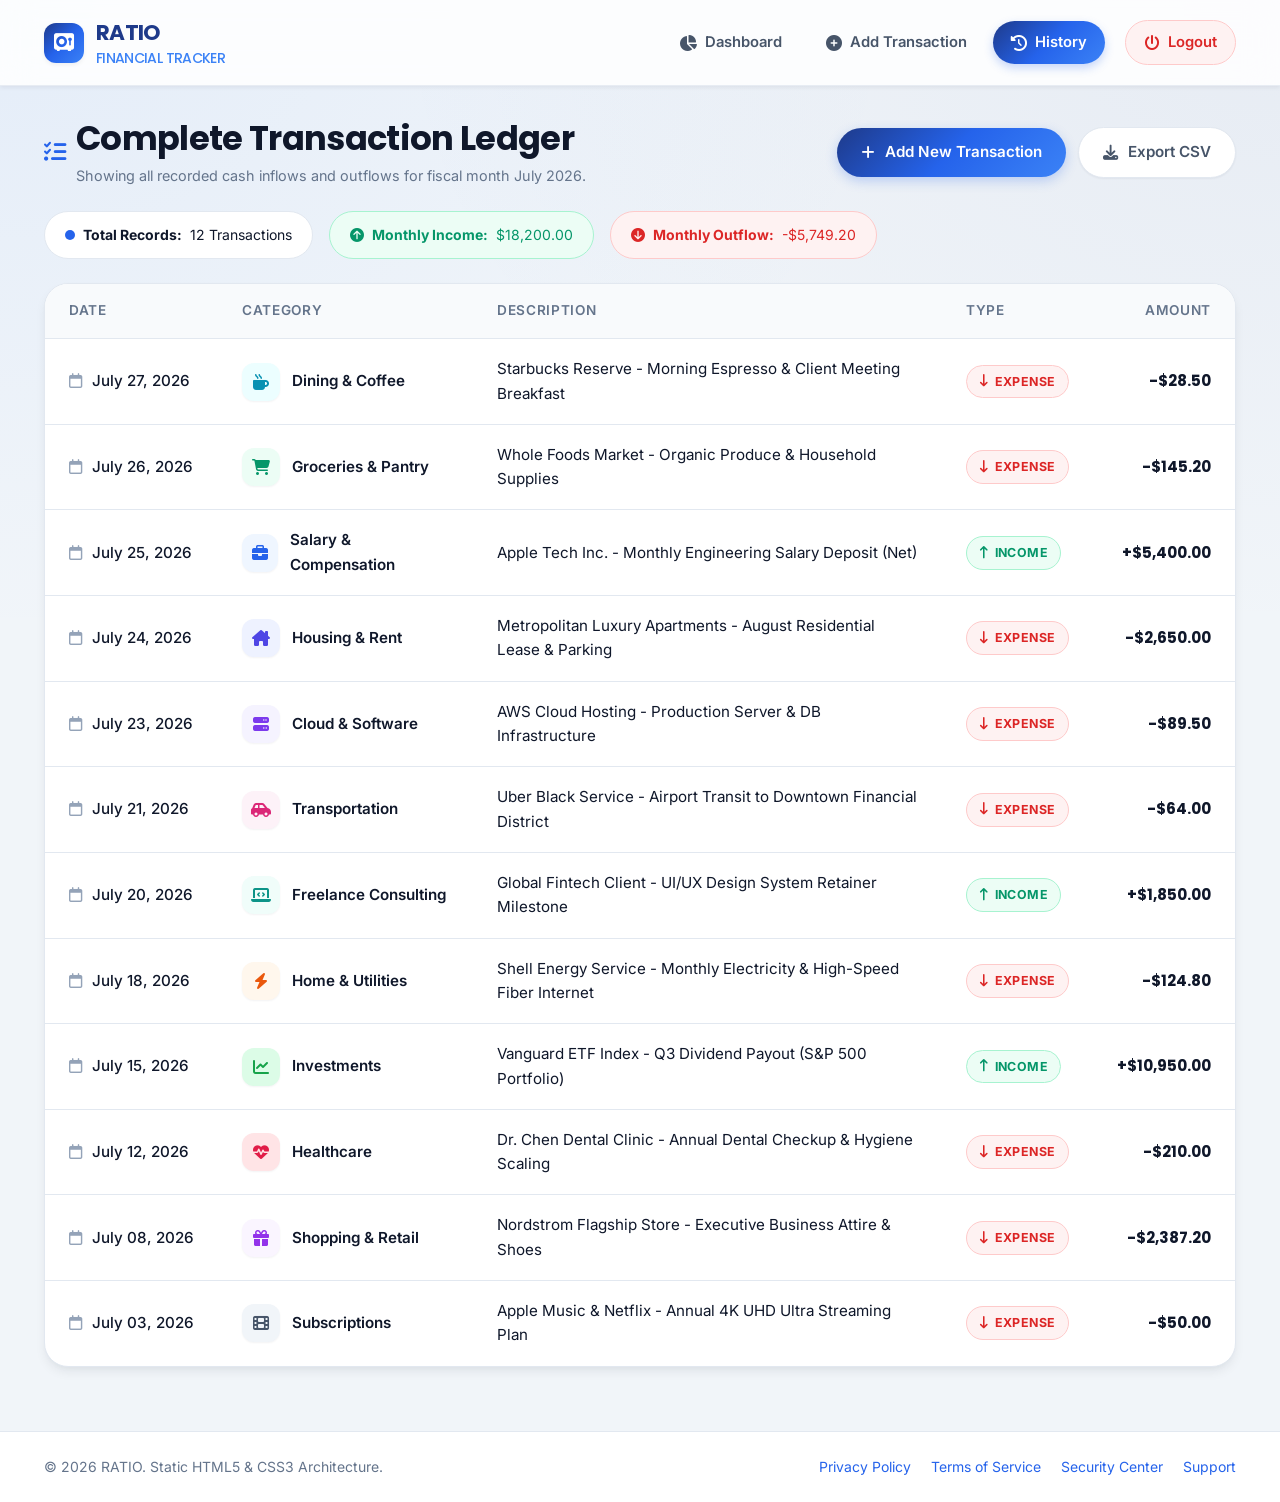
<file: history.html>
<!-- The document type declaration tells the browser this is an HTML5 document. -->
<!DOCTYPE html>
<!-- The html tag is the root element of the HTML page. lang="en" specifies English as the language. -->
<html lang="en" data-bs-theme="light">
<!-- The head section contains meta-information, page title, and CSS links. -->
<head>
  <!-- Character encoding, UTF-8 supports almost all characters. -->
  <meta charset="UTF-8">
  <!-- Viewport meta tag ensures the site scales correctly on mobile devices. -->
  <meta name="viewport" content="width=device-width, initial-scale=1.0">
  <!-- Title of the page shown in the browser tab. -->
  <title>Transaction History - RATIO</title>
  
  <!-- Font Awesome Icons via CDN -->
  <!-- Loads the Font Awesome library so we can use vector icons (like the vault, plus, calendar). -->
  <link rel="stylesheet" href="https://cdnjs.cloudflare.com/ajax/libs/font-awesome/6.4.0/css/all.min.css">
  
  <!-- Shared Stylesheet -->
  <!-- Loads our custom CSS styles that control the layout, colors, and typography. -->
  <link rel="stylesheet" href="style.css">
</head>
<!-- The body contains all the content the user sees on the screen. -->
<body>

  <!-- Top Navigation Bar -->
  <!-- The header tag defines the top branding and navigation area. -->
  <header class="top-navbar">
    <!-- The nav tag groups the navigation elements together. -->
    <nav class="navbar-content">
      <!-- The brand logo and name, acting as a link to the dashboard. -->
      <a href="dashboard.html" class="brand-logo">
        <div class="brand-icon-wrapper">
          <i class="fa-solid fa-vault"></i>
        </div>
        <span>RATIO <small style="font-size: 0.65em; font-weight: 500; color: var(--primary-light); display: block; margin-top: -4px;">FINANCIAL TRACKER</small></span>
      </a>

      <!-- An unordered list (ul) grouping the main navigation links. -->
      <ul class="nav-links">
        <li>
          <a href="dashboard.html" class="nav-link">
            <i class="fa-solid fa-chart-pie"></i> Dashboard
          </a>
        </li>
        <li>
          <a href="add.html" class="nav-link">
            <i class="fa-solid fa-circle-plus"></i> Add Transaction
          </a>
        </li>
        <!-- This link has the 'active' class, highlighting it to show we are on the History page. -->
        <li>
          <a href="history.html" class="nav-link active">
            <i class="fa-solid fa-clock-rotate-left"></i> History
          </a>
        </li>
        <li>
          <a href="login.html" class="nav-link logout-btn">
            <i class="fa-solid fa-power-off"></i> Logout
          </a>
        </li>
      </ul>
    </nav>
  </header>

  <!-- Main Content Area -->
  <!-- A wrapper div used to horizontally center content and apply maximum widths. -->
  <div class="app-container">
    <!-- The main tag represents the dominant content of the body. -->
    <main class="content-area">

      <!-- Section Header with Filter Preview Bar -->
      <!-- A section tag grouping the header title and top-level action buttons. -->
      <section class="section-header">
        <div class="section-title">
          <i class="fa-solid fa-list-check"></i>
          <div>
            <h2>Complete Transaction Ledger</h2>
            <!-- Subtitle giving context about what data is being shown. -->
            <p style="font-size: 0.9rem; color: var(--text-muted); font-weight: 400; margin-top: 4px;">
              Showing all recorded cash inflows and outflows for fiscal month July 2026.
            </p>
          </div>
        </div>
        <!-- Container for action buttons, using Flexbox to align them horizontally. -->
        <div style="display: flex; gap: 12px; align-items: center; flex-wrap: wrap;">
          <a href="add.html" class="btn btn-primary">
            <i class="fa-solid fa-plus"></i> Add New Transaction
          </a>
          <a href="dashboard.html" class="btn btn-secondary">
            <i class="fa-solid fa-download"></i> Export CSV
          </a>
        </div>
      </section>

      <!-- Ledger Summary Stats -->
      <!-- A row of small informational cards summarizing the data in the table. -->
      <section style="display: flex; gap: 16px; margin-bottom: 24px; flex-wrap: wrap;">
        <!-- Card showing total number of records -->
        <div style="background: var(--bg-card); padding: 12px 20px; border-radius: var(--radius-full); border: 1px solid var(--border-color); font-size: 0.875rem; display: flex; align-items: center; gap: 8px;">
          <span style="width: 10px; height: 10px; border-radius: 50%; background-color: var(--primary-blue);"></span>
          <strong>Total Records:</strong> 12 Transactions
        </div>
        <!-- Card showing total monthly income (in green) -->
        <div style="background: var(--income-bg); color: var(--income-color); padding: 12px 20px; border-radius: var(--radius-full); border: 1px solid var(--income-border); font-size: 0.875rem; display: flex; align-items: center; gap: 8px;">
          <i class="fa-solid fa-circle-arrow-up"></i>
          <strong>Monthly Income:</strong> $18,200.00
        </div>
        <!-- Card showing total monthly outflow/expense (in red) -->
        <div style="background: var(--expense-bg); color: var(--expense-color); padding: 12px 20px; border-radius: var(--radius-full); border: 1px solid var(--expense-border); font-size: 0.875rem; display: flex; align-items: center; gap: 8px;">
          <i class="fa-solid fa-circle-arrow-down"></i>
          <strong>Monthly Outflow:</strong> -$5,749.20
        </div>
      </section>

      <!-- 12 Sample Transactions Table -->
      <!-- A container for the table, useful for applying scrolling on smaller screens. -->
      <section class="table-container">
        <!-- The HTML table element is used to display tabular data. -->
        <table class="data-table">
          <!-- The table head (thead) groups the header rows. -->
          <thead>
            <!-- A table row (tr) containing header cells (th). -->
            <tr>
              <th>Date</th>
              <th>Category</th>
              <th>Description</th>
              <th>Type</th>
              <!-- Inline style to right-align the amount column header. -->
              <th style="text-align: right;">Amount</th>
            </tr>
          </thead>
          <!-- The table body (tbody) groups the main data rows. -->
          <tbody>
            
            <!-- Transaction 1: An Expense Example -->
            <!-- A single table row representing one transaction. -->
            <tr>
              <!-- Table data cell (td) for Date -->
              <td class="cell-date">
                <i class="fa-regular fa-calendar" style="color: var(--text-light); margin-right: 6px;"></i>
                July 27, 2026
              </td>
              <!-- Table data cell for Category, including a colored icon block. -->
              <td>
                <div class="cell-category">
                  <div class="category-icon" style="color: #0891b2; background-color: #ecfeff;">
                    <i class="fa-solid fa-mug-hot"></i>
                  </div>
                  <span>Dining & Coffee</span>
                </div>
              </td>
              <!-- Table data cell for the textual Description. -->
              <td class="cell-desc">Starbucks Reserve - Morning Espresso & Client Meeting Breakfast</td>
              <!-- Table data cell for the transaction Type badge. -->
              <td>
                <span class="type-badge badge-expense">
                  <i class="fa-solid fa-arrow-down-long"></i> Expense
                </span>
              </td>
              <!-- Table data cell for the Amount, styled red for expense. -->
              <td class="cell-amount amount-expense">-$28.50</td>
            </tr>

            <!-- Transaction 2 -->
            <tr>
              <td class="cell-date">
                <i class="fa-regular fa-calendar" style="color: var(--text-light); margin-right: 6px;"></i>
                July 26, 2026
              </td>
              <td>
                <div class="cell-category">
                  <div class="category-icon" style="color: #059669; background-color: #ecfdf5;">
                    <i class="fa-solid fa-cart-shopping"></i>
                  </div>
                  <span>Groceries & Pantry</span>
                </div>
              </td>
              <td class="cell-desc">Whole Foods Market - Organic Produce & Household Supplies</td>
              <td>
                <span class="type-badge badge-expense">
                  <i class="fa-solid fa-arrow-down-long"></i> Expense
                </span>
              </td>
              <td class="cell-amount amount-expense">-$145.20</td>
            </tr>

            <!-- Transaction 3: An Income Example -->
            <tr>
              <td class="cell-date">
                <i class="fa-regular fa-calendar" style="color: var(--text-light); margin-right: 6px;"></i>
                July 25, 2026
              </td>
              <td>
                <div class="cell-category">
                  <div class="category-icon" style="color: #2563eb; background-color: #eff6ff;">
                    <i class="fa-solid fa-briefcase"></i>
                  </div>
                  <span>Salary & Compensation</span>
                </div>
              </td>
              <td class="cell-desc">Apple Tech Inc. - Monthly Engineering Salary Deposit (Net)</td>
              <!-- This badge is styled differently (green) to represent Income. -->
              <td>
                <span class="type-badge badge-income">
                  <i class="fa-solid fa-arrow-up-long"></i> Income
                </span>
              </td>
              <!-- Amount is positive and colored green. -->
              <td class="cell-amount amount-income">+$5,400.00</td>
            </tr>

            <!-- Transaction 4 -->
            <tr>
              <td class="cell-date">
                <i class="fa-regular fa-calendar" style="color: var(--text-light); margin-right: 6px;"></i>
                July 24, 2026
              </td>
              <td>
                <div class="cell-category">
                  <div class="category-icon" style="color: #4f46e5; background-color: #eef2ff;">
                    <i class="fa-solid fa-house-chimney"></i>
                  </div>
                  <span>Housing & Rent</span>
                </div>
              </td>
              <td class="cell-desc">Metropolitan Luxury Apartments - August Residential Lease & Parking</td>
              <td>
                <span class="type-badge badge-expense">
                  <i class="fa-solid fa-arrow-down-long"></i> Expense
                </span>
              </td>
              <td class="cell-amount amount-expense">-$2,650.00</td>
            </tr>

            <!-- Transaction 5 -->
            <tr>
              <td class="cell-date">
                <i class="fa-regular fa-calendar" style="color: var(--text-light); margin-right: 6px;"></i>
                July 23, 2026
              </td>
              <td>
                <div class="cell-category">
                  <div class="category-icon" style="color: #7c3aed; background-color: #f5f3ff;">
                    <i class="fa-solid fa-server"></i>
                  </div>
                  <span>Cloud & Software</span>
                </div>
              </td>
              <td class="cell-desc">AWS Cloud Hosting - Production Server & DB Infrastructure</td>
              <td>
                <span class="type-badge badge-expense">
                  <i class="fa-solid fa-arrow-down-long"></i> Expense
                </span>
              </td>
              <td class="cell-amount amount-expense">-$89.50</td>
            </tr>

            <!-- Transaction 6 -->
            <tr>
              <td class="cell-date">
                <i class="fa-regular fa-calendar" style="color: var(--text-light); margin-right: 6px;"></i>
                July 21, 2026
              </td>
              <td>
                <div class="cell-category">
                  <div class="category-icon" style="color: #db2777; background-color: #fdf2f8;">
                    <i class="fa-solid fa-car-side"></i>
                  </div>
                  <span>Transportation</span>
                </div>
              </td>
              <td class="cell-desc">Uber Black Service - Airport Transit to Downtown Financial District</td>
              <td>
                <span class="type-badge badge-expense">
                  <i class="fa-solid fa-arrow-down-long"></i> Expense
                </span>
              </td>
              <td class="cell-amount amount-expense">-$64.00</td>
            </tr>

            <!-- Transaction 7 -->
            <tr>
              <td class="cell-date">
                <i class="fa-regular fa-calendar" style="color: var(--text-light); margin-right: 6px;"></i>
                July 20, 2026
              </td>
              <td>
                <div class="cell-category">
                  <div class="category-icon" style="color: #0d9488; background-color: #f0fdfa;">
                    <i class="fa-solid fa-laptop-code"></i>
                  </div>
                  <span>Freelance Consulting</span>
                </div>
              </td>
              <td class="cell-desc">Global Fintech Client - UI/UX Design System Retainer Milestone</td>
              <td>
                <span class="type-badge badge-income">
                  <i class="fa-solid fa-arrow-up-long"></i> Income
                </span>
              </td>
              <td class="cell-amount amount-income">+$1,850.00</td>
            </tr>

            <!-- Transaction 8 -->
            <tr>
              <td class="cell-date">
                <i class="fa-regular fa-calendar" style="color: var(--text-light); margin-right: 6px;"></i>
                July 18, 2026
              </td>
              <td>
                <div class="cell-category">
                  <div class="category-icon" style="color: #ea580c; background-color: #fff7ed;">
                    <i class="fa-solid fa-bolt"></i>
                  </div>
                  <span>Home & Utilities</span>
                </div>
              </td>
              <td class="cell-desc">Shell Energy Service - Monthly Electricity & High-Speed Fiber Internet</td>
              <td>
                <span class="type-badge badge-expense">
                  <i class="fa-solid fa-arrow-down-long"></i> Expense
                </span>
              </td>
              <td class="cell-amount amount-expense">-$124.80</td>
            </tr>

            <!-- Transaction 9 -->
            <tr>
              <td class="cell-date">
                <i class="fa-regular fa-calendar" style="color: var(--text-light); margin-right: 6px;"></i>
                July 15, 2026
              </td>
              <td>
                <div class="cell-category">
                  <div class="category-icon" style="color: #16a34a; background-color: #dcfce7;">
                    <i class="fa-solid fa-chart-line"></i>
                  </div>
                  <span>Investments</span>
                </div>
              </td>
              <td class="cell-desc">Vanguard ETF Index - Q3 Dividend Payout (S&P 500 Portfolio)</td>
              <td>
                <span class="type-badge badge-income">
                  <i class="fa-solid fa-arrow-up-long"></i> Income
                </span>
              </td>
              <td class="cell-amount amount-income">+$10,950.00</td>
            </tr>

            <!-- Transaction 10 -->
            <tr>
              <td class="cell-date">
                <i class="fa-regular fa-calendar" style="color: var(--text-light); margin-right: 6px;"></i>
                July 12, 2026
              </td>
              <td>
                <div class="cell-category">
                  <div class="category-icon" style="color: #e11d48; background-color: #ffe4e6;">
                    <i class="fa-solid fa-heart-pulse"></i>
                  </div>
                  <span>Healthcare</span>
                </div>
              </td>
              <td class="cell-desc">Dr. Chen Dental Clinic - Annual Dental Checkup & Hygiene Scaling</td>
              <td>
                <span class="type-badge badge-expense">
                  <i class="fa-solid fa-arrow-down-long"></i> Expense
                </span>
              </td>
              <td class="cell-amount amount-expense">-$210.00</td>
            </tr>

            <!-- Transaction 11 -->
            <tr>
              <td class="cell-date">
                <i class="fa-regular fa-calendar" style="color: var(--text-light); margin-right: 6px;"></i>
                July 08, 2026
              </td>
              <td>
                <div class="cell-category">
                  <div class="category-icon" style="color: #9333ea; background-color: #faf5ff;">
                    <i class="fa-solid fa-gift"></i>
                  </div>
                  <span>Shopping & Retail</span>
                </div>
              </td>
              <td class="cell-desc">Nordstrom Flagship Store - Executive Business Attire & Shoes</td>
              <td>
                <span class="type-badge badge-expense">
                  <i class="fa-solid fa-arrow-down-long"></i> Expense
                </span>
              </td>
              <td class="cell-amount amount-expense">-$2,387.20</td>
            </tr>

            <!-- Transaction 12 -->
            <tr>
              <td class="cell-date">
                <i class="fa-regular fa-calendar" style="color: var(--text-light); margin-right: 6px;"></i>
                July 03, 2026
              </td>
              <td>
                <div class="cell-category">
                  <div class="category-icon" style="color: #475569; background-color: #f1f5f9;">
                    <i class="fa-solid fa-film"></i>
                  </div>
                  <span>Subscriptions</span>
                </div>
              </td>
              <td class="cell-desc">Apple Music & Netflix - Annual 4K UHD Ultra Streaming Plan</td>
              <td>
                <span class="type-badge badge-expense">
                  <i class="fa-solid fa-arrow-down-long"></i> Expense
                </span>
              </td>
              <td class="cell-amount amount-expense">-$50.00</td>
            </tr>

          </tbody>
        </table>
      </section>

    </main>
  </div>

  <!-- Footer -->
  <!-- The footer section, typically containing copyright info and sub-links. -->
  <footer class="app-footer">
    <div class="app-container">
      <div class="footer-content">
        <!-- Text for copyright -->
        <p>&copy; 2026 RATIO. Static HTML5 & CSS3 Architecture.</p>
        <!-- Footer specific navigation links -->
        <div class="footer-links">
          <a href="dashboard.html">Privacy Policy</a>
          <a href="dashboard.html">Terms of Service</a>
          <a href="dashboard.html">Security Center</a>
          <a href="dashboard.html">Support</a>
        </div>
      </div>
    </div>
  </footer>

</body>
</html>
</file>
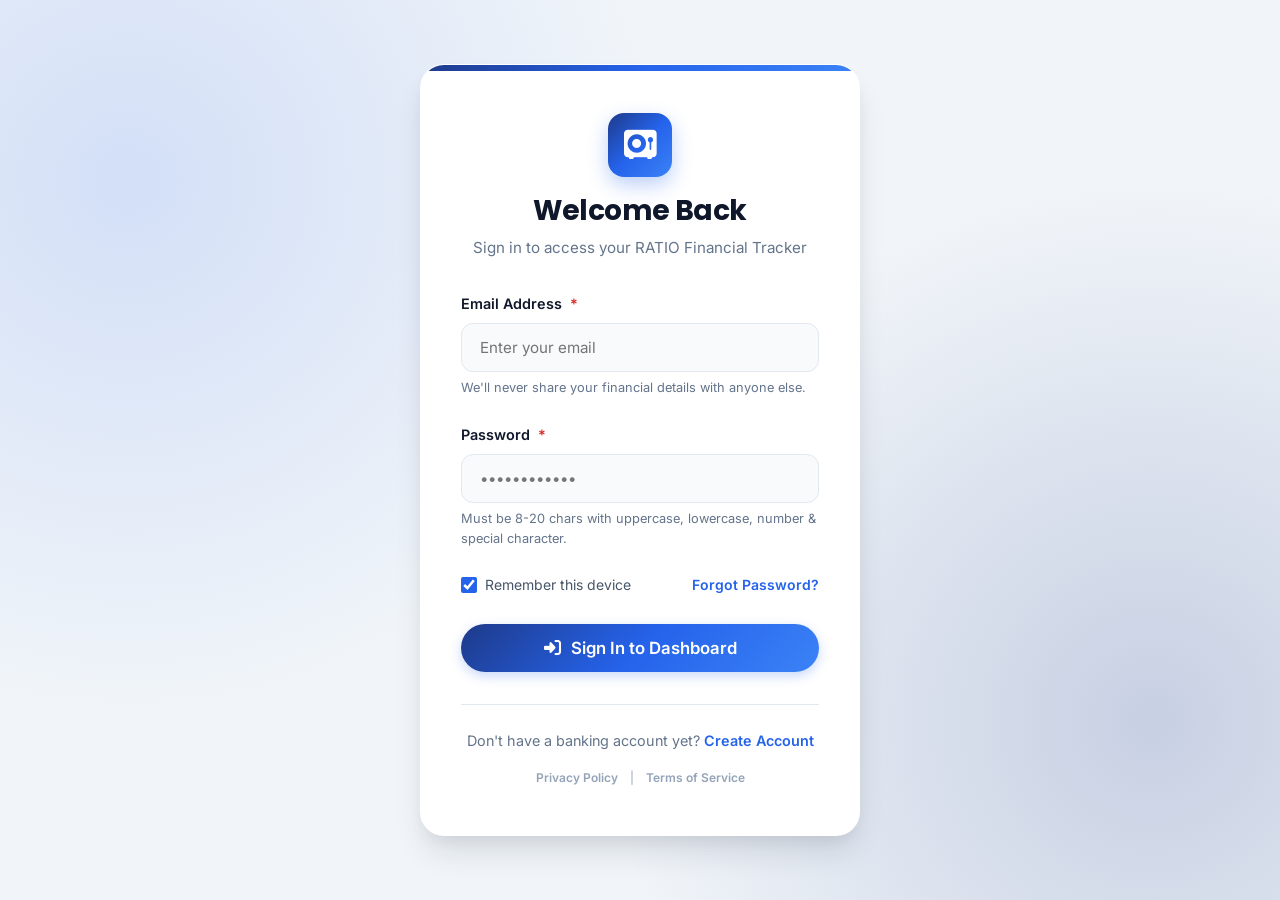
<file: login.html>
<!DOCTYPE html>
<!-- The <html> tag is the root element of the HTML page. The lang="en" attribute specifies the language as English -->
<html lang="en" data-bs-theme="light">
<!-- The <head> section contains metadata, title, and links to external resources like stylesheets. It is not visible on the webpage itself. -->
<head>
  <!-- <meta charset="UTF-8"> sets the character encoding to UTF-8, which supports most characters and symbols from all languages -->
  <meta charset="UTF-8">
  <!-- The viewport meta tag ensures the webpage looks good on all devices (mobile, tablet, desktop) by controlling width and scaling -->
  <meta name="viewport" content="width=device-width, initial-scale=1.0">
  <!-- The <title> sets the name of the tab in the web browser -->
  <title>Sign In - RATIO</title>
  
  <!-- This <link> tag connects the page to Font Awesome, an external library we use to display icons (like the vault icon) -->
  <!-- We use a CDN (Content Delivery Network) URL to load it quickly -->
  <link rel="stylesheet" href="https://cdnjs.cloudflare.com/ajax/libs/font-awesome/6.4.0/css/all.min.css">
  
  <!-- This <link> tag connects our custom stylesheet (style.css) which contains all our design and layout rules -->
  <link rel="stylesheet" href="style.css">
</head>
<!-- The <body> tag contains all the visible content of the webpage. We give it a class "login-page" to apply specific background styles from our CSS -->
<body class="login-page">

  <!-- <main> is a semantic tag representing the main content of this document. It acts as the white card holding our login form -->
  <main class="login-card">
    
    <!-- <header> represents the introductory content inside our login card -->
    <header class="login-header">
      <!-- A <div> (divider) container for our logo icon -->
      <div class="login-logo">
        <!-- The <i> tag with these specific classes tells Font Awesome to insert a vault icon here -->
        <i class="fa-solid fa-vault"></i>
      </div>
      <!-- <h1> is the main heading. It's the largest text in this section -->
      <h1>Welcome Back</h1>
      <!-- <p> stands for paragraph, used here for a short subtitle -->
      <p>Sign in to access your RATIO Financial Tracker</p>
    </header>

    <!-- The <form> element collects user input. 
         action="dashboard.html" means when submitted, it will redirect to the dashboard page.
         method="get" defines how data is sent (not ideal for real passwords, but fine for this static demo). -->
    <form action="dashboard.html" method="get" class="login-form">
      
      <!-- This <div> wraps the first input field (Email) to group the label, input, and helper text together -->
      <div class="form-group">
        <!-- The <label> tells the user what this field is for. for="email" links it to the input with id="email" -->
        <label for="email" class="form-label">
          Email Address 
          <!-- A <span> is used to color the asterisk red, indicating the field is required -->
          <span class="required">*</span>
        </label>
        
        <!-- A wrapper div with relative positioning so we can add absolute positioned elements (like validation icons) later if needed -->
        <div style="position: relative;">
          <!-- The <input> element where the user types their email. 
               type="email" ensures mobile keyboards show the '@' symbol and browsers validate email format.
               required makes it mandatory to fill before submitting. -->
          <input 
            type="email" 
            id="email" 
            name="email" 
            class="form-control" 
            placeholder="Enter your email" 
            required 
            autocomplete="email" 
          >
          <!-- Small helper text below the input field -->
          <span class="form-helper-text">We'll never share your financial details with anyone else.</span>
        </div>
      </div>

      <!-- This <div> wraps the second input field (Password) -->
      <div class="form-group">
        <label for="password" class="form-label">
          Password <span class="required">*</span>
        </label>
        <div style="position: relative;">
          <!-- type="password" hides the characters as the user types them for security.
               minlength, maxlength, and pattern provide strict rules on what a valid password looks like. -->
          <input 
            type="password" 
            id="password" 
            name="password" 
            class="form-control" 
            placeholder="••••••••••••" 
            required 
            minlength="8" 
            maxlength="20" 
            pattern="(?=.*[a-z])(?=.*[A-Z])(?=.*\d)(?=.*[@$!%*?&]).{8,20}" 
            title="Password must be 8-20 characters and include uppercase, lowercase, a number, and a special character."
          >
          <span class="form-helper-text">Must be 8-20 chars with uppercase, lowercase, number & special character.</span>
        </div>
      </div>

      <!-- A <div> containing "Remember this device" checkbox and "Forgot Password" link arranged horizontally using flexbox -->
      <div class="form-group" style="display: flex; align-items: center; justify-content: space-between; margin-top: 16px; font-size: 0.875rem;">
        <!-- Label wrapping the checkbox so clicking the text also toggles the checkbox -->
        <label style="display: flex; align-items: center; gap: 8px; cursor: pointer; color: var(--text-secondary);">
          <!-- A checkbox input that defaults to checked -->
          <input type="checkbox" checked style="width: 16px; height: 16px; accent-color: var(--primary-blue);">
          Remember this device
        </label>
        <!-- An <a> (anchor) tag creating a link to the dashboard (used here as a dummy forgot password link) -->
        <a href="dashboard.html" style="font-weight: 600;">Forgot Password?</a>
      </div>

      <!-- Wrapper for the submit button adding some top margin -->
      <div style="margin-top: 28px;">
        <!-- The <button> to submit the form. type="submit" triggers the form's action. -->
        <button type="submit" class="btn btn-primary btn-block btn-lg">
          <!-- Icon inside the button -->
          <i class="fa-solid fa-right-to-bracket"></i> Sign In to Dashboard
        </button>
      </div>

    </form>

    <!-- <footer> represents the bottom section of the login card -->
    <footer class="login-footer">
      <!-- Paragraph with a link for users who don't have an account -->
      <p>Don't have a banking account yet? <a href="signup.html">Create Account</a></p>
      
      <!-- Small text links for Privacy Policy and Terms at the very bottom -->
      <div style="margin-top: 16px; font-size: 0.75rem; color: var(--text-light); display: flex; justify-content: center; gap: 12px;">
        <a href="dashboard.html" style="color: var(--text-light); text-decoration: none;">Privacy Policy</a>
        <span>|</span>
        <a href="dashboard.html" style="color: var(--text-light); text-decoration: none;">Terms of Service</a>
      </div>
    </footer>
  </main>

</body>
</html>
</file>
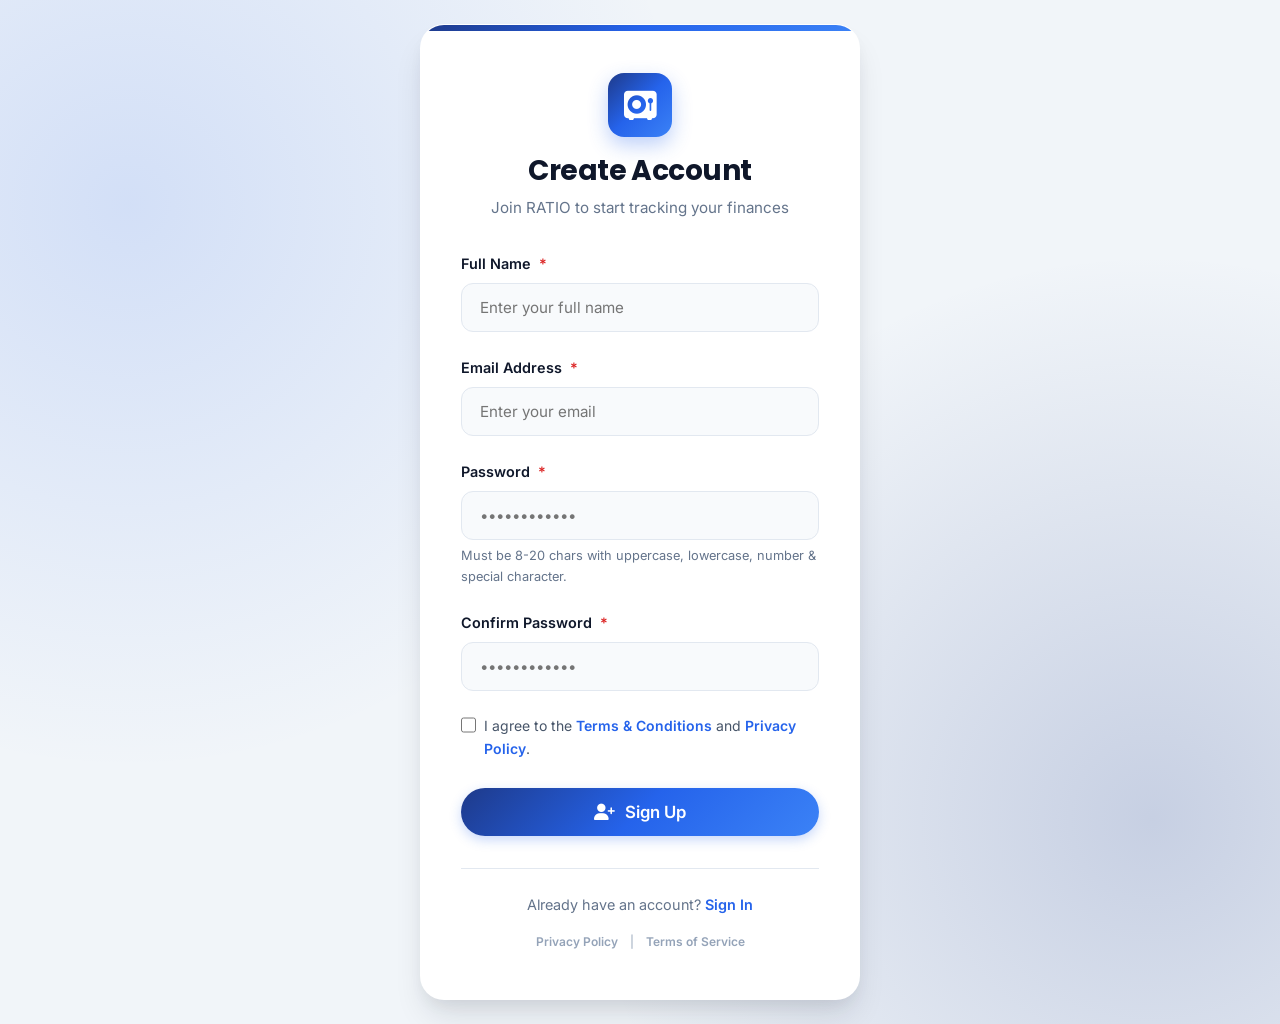
<file: signup.html>
<!DOCTYPE html>
<html lang="en" data-bs-theme="light">
<head>
  <meta charset="UTF-8">
  <meta name="viewport" content="width=device-width, initial-scale=1.0">
  <title>Create Account - RATIO</title>
  
  <link rel="stylesheet" href="https://cdnjs.cloudflare.com/ajax/libs/font-awesome/6.4.0/css/all.min.css">
  <link rel="stylesheet" href="style.css">
</head>
<body class="login-page">

  <main class="login-card">
    
    <header class="login-header">
      <div class="login-logo">
        <i class="fa-solid fa-vault"></i>
      </div>
      <h1>Create Account</h1>
      <p>Join RATIO to start tracking your finances</p>
    </header>

    <form action="dashboard.html" method="get" class="login-form">
      
      <!-- Name Field -->
      <div class="form-group">
        <label for="name" class="form-label">
          Full Name <span class="required">*</span>
        </label>
        <div style="position: relative;">
          <input type="text" id="name" name="name" class="form-control" placeholder="Enter your full name" required minlength="2">
        </div>
      </div>

      <!-- Email Field -->
      <div class="form-group">
        <label for="email" class="form-label">
          Email Address <span class="required">*</span>
        </label>
        <div style="position: relative;">
          <input type="email" id="email" name="email" class="form-control" placeholder="Enter your email" required autocomplete="email">
        </div>
      </div>

      <!-- Password Field -->
      <div class="form-group">
        <label for="password" class="form-label">
          Password <span class="required">*</span>
        </label>
        <div style="position: relative;">
          <input type="password" id="password" name="password" class="form-control" placeholder="••••••••••••" required minlength="8" maxlength="20" pattern="(?=.*[a-z])(?=.*[A-Z])(?=.*\d)(?=.*[@$!%*?&]).{8,20}" title="Password must be 8-20 characters and include uppercase, lowercase, a number, and a special character.">
          <span class="form-helper-text">Must be 8-20 chars with uppercase, lowercase, number & special character.</span>
        </div>
      </div>

      <!-- Confirm Password Field -->
      <div class="form-group">
        <label for="confirm-password" class="form-label">
          Confirm Password <span class="required">*</span>
        </label>
        <div style="position: relative;">
          <input type="password" id="confirm-password" name="confirm_password" class="form-control" placeholder="••••••••••••" required>
        </div>
      </div>

      <!-- T&C Checkbox -->
      <div class="form-group" style="margin-top: 16px; font-size: 0.875rem;">
        <label style="display: flex; align-items: start; gap: 8px; cursor: pointer; color: var(--text-secondary);">
          <input type="checkbox" required style="width: 16px; height: 16px; accent-color: var(--primary-blue); margin-top: 2px;">
          <span>I agree to the <a href="#" style="font-weight: 600;">Terms & Conditions</a> and <a href="#" style="font-weight: 600;">Privacy Policy</a>.</span>
        </label>
      </div>

      <div style="margin-top: 28px;">
        <button type="submit" class="btn btn-primary btn-block btn-lg">
          <i class="fa-solid fa-user-plus"></i> Sign Up
        </button>
      </div>

    </form>

    <footer class="login-footer">
      <p>Already have an account? <a href="login.html">Sign In</a></p>
      
      <div style="margin-top: 16px; font-size: 0.75rem; color: var(--text-light); display: flex; justify-content: center; gap: 12px;">
        <a href="#" style="color: var(--text-light); text-decoration: none;">Privacy Policy</a>
        <span>|</span>
        <a href="#" style="color: var(--text-light); text-decoration: none;">Terms of Service</a>
      </div>
    </footer>
  </main>

</body>
</html>
</file>
<file: style.css>
/* ==========================================================================
   RATIO - Shared Stylesheet
   Modern, Professional Banking UI Design System
   ========================================================================== */

/* 
   @import is used to bring in external fonts from Google Fonts.
   We are importing 'Inter' for body text and 'Poppins' for headings to give a modern look.
*/
@import url('https://fonts.googleapis.com/css2?family=Inter:wght@300;400;500;600;700&family=Poppins:wght@500;600;700&display=swap');

/* --- 1. CSS Design Tokens & Variables --- */
/* 
   :root represents the highest level in the document (the html tag).
   Variables defined here start with -- and can be reused throughout the CSS.
   This makes it easy to change a color globally just by changing it in one place.
*/
:root {
  /* Core Color Palette - Whites, Blues, and Dark Blues for a banking feel */
  --primary-midnight: #0f172a;
  --primary-navy: #1e3a8a;
  --primary-blue: #2563eb;
  --primary-light: #3b82f6;
  --primary-soft: #eff6ff;
  --primary-hover: #1d4ed8;

  /* Gradient Backgrounds - Mixing multiple colors for buttons, cards, or accents */
  --grad-primary: linear-gradient(135deg, #1e3a8a 0%, #2563eb 50%, #3b82f6 100%);
  --grad-balance: linear-gradient(135deg, #0f172a 0%, #1e3a8a 100%);
  --grad-income: linear-gradient(135deg, #065f46 0%, #10b981 100%);
  --grad-expense: linear-gradient(135deg, #991b1b 0%, #ef4444 100%);

  /* Status Colors used for Income (Green) and Expense (Red) */
  --income-color: #059669;
  --income-bg: #ecfdf5;
  --income-border: #a7f3d0;
  --expense-color: #dc2626;
  --expense-bg: #fef2f2;
  --expense-border: #fecaca;

  /* Neutral tones for backgrounds, text, and borders */
  --bg-app: #f1f5f9; /* Light grey background for the whole page */
  --bg-card: #ffffff; /* White background for cards */
  --bg-subtle: #f8fafc;
  --text-main: #0f172a; /* Darkest text */
  --text-secondary: #475569;
  --text-muted: #64748b;
  --text-light: #94a3b8; /* Lightest text */
  --border-color: #e2e8f0;
  --border-focus: #3b82f6;

  /* Shadows for adding depth/elevation to elements (cards, buttons, nav) */
  --shadow-xs: 0 1px 2px rgba(15, 23, 42, 0.05);
  --shadow-sm: 0 2px 4px rgba(15, 23, 42, 0.06);
  --shadow-md: 0 6px 12px -2px rgba(15, 23, 42, 0.08), 0 3px 6px -3px rgba(15, 23, 42, 0.04);
  --shadow-lg: 0 12px 24px -4px rgba(15, 23, 42, 0.1), 0 4px 8px -2px rgba(15, 23, 42, 0.04);
  --shadow-xl: 0 20px 32px -6px rgba(15, 23, 42, 0.12), 0 8px 16px -4px rgba(15, 23, 42, 0.06);
  --shadow-glow: 0 0 20px rgba(37, 99, 235, 0.25);

  /* Border Radii for rounded corners */
  --radius-sm: 8px;
  --radius-md: 12px;
  --radius-lg: 16px;
  --radius-xl: 24px;
  --radius-full: 9999px; /* Pill-shaped corners */
  
  /* Max width of the main container to keep things from stretching too wide on big screens */
  --max-width: 1240px;

  /* Transition speeds for hover effects and animations */
  --transition-fast: 0.15s ease;
  --transition-smooth: 0.25s cubic-bezier(0.4, 0, 0.2, 1);
  --transition-bounce: 0.4s cubic-bezier(0.34, 1.56, 0.64, 1);
}

/* --- 2. Base Reset & Typography --- */
/* 
   The universal selector (*) applies to all elements. 
   box-sizing: border-box ensures padding and borders are included in the element's total width/height.
   Removing margin and padding ensures consistent styling across all browsers.
*/
*, *::before, *::after {
  box-sizing: border-box;
  margin: 0;
  padding: 0;
}

/* HTML base rules */
html {
  scroll-behavior: smooth; /* Makes clicking anchor links scroll smoothly instead of jumping instantly */
  font-size: 16px; /* Base font size that 1rem will equal to */
}

/* Body rules act as the default for the entire page */
body {
  font-family: 'Inter', -apple-system, BlinkMacSystemFont, "Segoe UI", Roboto, sans-serif;
  background-color: var(--bg-app);
  color: var(--text-main);
  line-height: 1.6;
  min-height: 100vh; /* Ensures the body always fills the screen vertically */
  display: flex;
  flex-direction: column; /* Stacks header, main, and footer vertically */
  -webkit-font-smoothing: antialiased; /* Makes text look sharper on Mac */
  -moz-osx-font-smoothing: grayscale;
  
  /* A very subtle animated background using radial gradients */
  background-image: 
    radial-gradient(at 0% 0%, rgba(59, 130, 246, 0.07) 0px, transparent 50%),
    radial-gradient(at 100% 0%, rgba(30, 58, 138, 0.05) 0px, transparent 50%),
    radial-gradient(at 50% 100%, rgba(14, 165, 233, 0.05) 0px, transparent 50%);
  background-attachment: fixed; /* Keeps background still while scrolling */
}

/* Styling all Headings (h1 through h6) */
h1, h2, h3, h4, h5, h6 {
  font-family: 'Poppins', sans-serif;
  color: var(--primary-midnight);
  font-weight: 700;
  line-height: 1.25;
  letter-spacing: -0.02em; /* Slightly pulls characters closer together for a sleek look */
}

/* Links (anchor tags) */
a {
  color: var(--primary-blue);
  text-decoration: none; /* Removes the default underline */
  transition: color var(--transition-fast); /* Animates color change when hovered */
}

/* What happens when you hover your mouse over a link */
a:hover {
  color: var(--primary-hover);
}

/* Removes bullet points from unordered lists */
ul {
  list-style: none;
}

/* --- 3. Layout Utilities & Containers --- */
/* The main wrapper that centers content and gives it a max width */
.app-container {
  max-width: var(--max-width);
  width: 100%;
  margin: 0 auto; /* Auto margin on left and right centers the div */
  padding: 0 24px; /* Adds space on the sides on smaller screens */
  flex: 1; /* Tells this container to take up all available vertical space in the flexbody */
  display: flex;
  flex-direction: column;
}

/* The actual white space area below the header where content goes */
main.content-area {
  padding: 32px 0 64px 0;
  flex: 1; /* Also expands to push footer to the bottom */
}

/* --- 4. Navigation Bar (Glassmorphism Banking Header) --- */
/* The top bar that stays fixed at the top of the screen */
.top-navbar {
  background: rgba(255, 255, 255, 0.85); /* Semi-transparent white */
  backdrop-filter: blur(16px); /* Applies the blur effect behind the navbar (glassmorphism) */
  -webkit-backdrop-filter: blur(16px);
  border-bottom: 1px solid rgba(226, 232, 240, 0.8);
  position: sticky; /* Makes it stick to the top as you scroll down */
  top: 0;
  z-index: 100; /* Ensures it sits on top of other content */
  box-shadow: var(--shadow-sm);
  transition: box-shadow var(--transition-smooth);
}

/* Inner content of the navbar, constraining width */
.navbar-content {
  max-width: var(--max-width);
  margin: 0 auto;
  padding: 16px 24px;
  display: flex;
  align-items: center;
  justify-content: space-between; /* Puts logo on far left, links on far right */
}

/* The logo section (icon + text) */
.brand-logo {
  display: flex;
  align-items: center;
  gap: 12px;
  font-family: 'Poppins', sans-serif;
  font-size: 1.35rem;
  font-weight: 700;
  color: var(--primary-navy);
  letter-spacing: -0.03em;
}

/* The colored box containing the vault icon */
.brand-icon-wrapper {
  width: 40px;
  height: 40px;
  background: var(--grad-primary);
  border-radius: var(--radius-md);
  display: flex;
  align-items: center;
  justify-content: center;
  color: white;
  font-size: 1.1rem;
  box-shadow: var(--shadow-sm);
  transition: transform var(--transition-bounce);
}

/* When hovering over the whole logo, just the icon box rotates and scales up slightly */
.brand-logo:hover .brand-icon-wrapper {
  transform: rotate(-8deg) scale(1.08);
}

/* The list of links in the navbar */
.nav-links {
  display: flex;
  align-items: center;
  gap: 8px; /* Space between each link */
}

/* Individual links in the nav */
.nav-link {
  display: flex;
  align-items: center;
  gap: 8px;
  padding: 10px 18px;
  border-radius: var(--radius-full); /* Pill shape */
  font-weight: 600;
  font-size: 0.925rem;
  color: var(--text-secondary);
  transition: all var(--transition-smooth);
  position: relative;
}

/* The icon inside the nav link */
.nav-link i {
  font-size: 1rem;
  transition: transform var(--transition-fast);
}

/* Hover state for nav links */
.nav-link:hover {
  color: var(--primary-blue);
  background-color: var(--primary-soft);
  transform: translateY(-1px); /* Moves up slightly */
}

/* Enlarges the icon inside the link when the link is hovered */
.nav-link:hover i {
  transform: scale(1.15);
}

/* The 'active' class is applied to the page we are currently on to highlight it */
.nav-link.active {
  color: #ffffff;
  background: var(--grad-primary);
  box-shadow: 0 4px 10px rgba(37, 99, 235, 0.25);
}

/* Specific styling for the logout button to make it look distinct (red) */
.nav-link.logout-btn {
  margin-left: 12px;
  color: var(--expense-color);
  background-color: var(--expense-bg);
  border: 1px solid var(--expense-border);
}

/* Hover state for logout button */
.nav-link.logout-btn:hover {
  background-color: #fef2f2;
  color: #b91c1c;
  box-shadow: 0 4px 10px rgba(220, 38, 38, 0.15);
}

/* --- 5. Dashboard Hero & Welcome Section --- */
/* The header area of the dashboard displaying the greeting and date */
.welcome-header {
  margin-bottom: 32px;
  display: flex;
  align-items: center;
  justify-content: space-between;
  flex-wrap: wrap; /* Allows the date badge to wrap to the next line on small screens */
  gap: 16px;
}

/* Welcome headline */
.welcome-text h1 {
  font-size: 2rem;
  margin-bottom: 6px;
  display: flex;
  align-items: center;
  gap: 10px;
}

/* Welcome subtext */
.welcome-text p {
  color: var(--text-muted);
  font-size: 1.05rem;
  font-weight: 400;
}

/* The pill-shaped badge showing the current date */
.date-badge {
  background-color: var(--bg-card);
  padding: 8px 16px;
  border-radius: var(--radius-full);
  border: 1px solid var(--border-color);
  font-size: 0.875rem;
  font-weight: 500;
  color: var(--text-secondary);
  display: flex;
  align-items: center;
  gap: 8px;
  box-shadow: var(--shadow-xs);
}

.date-badge i {
  color: var(--primary-blue);
}

/* --- 6. Summary Cards Section --- */
/* The grid container that holds the 3 summary cards */
.summary-grid {
  display: grid;
  /* Auto-fit creates columns based on available width. minmax(320px, 1fr) means 
     each column must be at least 320px wide, and stretches (1fr) if more space is available */
  grid-template-columns: repeat(auto-fit, minmax(320px, 1fr));
  gap: 24px;
  margin-bottom: 40px;
}

/* Base styles for the individual summary cards */
.summary-card {
  background: var(--bg-card);
  border-radius: var(--radius-xl);
  padding: 28px;
  box-shadow: var(--shadow-md);
  border: 1px solid rgba(226, 232, 240, 0.8);
  position: relative;
  overflow: hidden; /* Ensures child elements (like the top color bar) don't bleed out of rounded corners */
  transition: all var(--transition-smooth);
  display: flex;
  flex-direction: column;
  justify-content: space-between;
}

/* The decorative colored bar at the very top edge of each card.
   Created using the ::before pseudo-element. */
.summary-card::before {
  content: ''; /* Required for pseudo-elements to render */
  position: absolute;
  top: 0;
  left: 0;
  width: 100%;
  height: 5px;
  background: var(--grad-primary);
  transition: height var(--transition-smooth);
}

/* Hover effect on the entire card */
.summary-card:hover {
  transform: translateY(-6px); /* Lifts the card up slightly */
  box-shadow: var(--shadow-xl);
  border-color: rgba(59, 130, 246, 0.3);
}

/* Expands the top color bar when hovering the card */
.summary-card:hover::before {
  height: 8px;
}

/* Specific theme for the Total Balance card (dark gradient background) */
.summary-card.balance-card {
  background: var(--grad-balance);
  color: white;
  border: none;
}

/* Hide the top color bar for the balance card since its whole background is colored */
.summary-card.balance-card::before {
  display: none;
}

/* Override text colors for the dark balance card to ensure readability */
.summary-card.balance-card .card-label {
  color: #94a3b8;
}

.summary-card.balance-card .card-value {
  color: #ffffff;
}

/* Apply specific gradients to the top bar for Income (green) and Expense (red) cards */
.summary-card.income-card::before {
  background: var(--grad-income);
}

.summary-card.expense-card::before {
  background: var(--grad-expense);
}

/* Top container inside the card holding the label and the icon */
.card-top {
  display: flex;
  align-items: center;
  justify-content: space-between;
  margin-bottom: 20px;
}

/* The small uppercase text "TOTAL NET BALANCE", etc. */
.card-label {
  font-size: 0.925rem;
  font-weight: 600;
  color: var(--text-muted);
  text-transform: uppercase;
  letter-spacing: 0.05em;
}

/* The icon box in the top right of the card */
.card-icon {
  width: 48px;
  height: 48px;
  border-radius: var(--radius-lg);
  display: flex;
  align-items: center;
  justify-content: center;
  font-size: 1.35rem;
  transition: transform var(--transition-bounce);
}

/* Animate the icon when hovering the parent card */
.summary-card:hover .card-icon {
  transform: scale(1.15) rotate(5deg);
}

/* Specific colors for the icons inside each type of card */
.balance-card .card-icon {
  background: rgba(255, 255, 255, 0.15); /* Semi-transparent white */
  color: #60a5fa;
  backdrop-filter: blur(8px);
}

.income-card .card-icon {
  background: var(--income-bg);
  color: var(--income-color);
}

.expense-card .card-icon {
  background: var(--expense-bg);
  color: var(--expense-color);
}

/* The large numerical amount in the center of the card */
.card-value {
  font-family: 'Poppins', sans-serif;
  font-size: 2.35rem;
  font-weight: 700;
  color: var(--text-main);
  letter-spacing: -0.03em;
  margin-bottom: 12px;
}

/* The footer section of the card showing percentage trends */
.card-footer-trend {
  display: flex;
  align-items: center;
  gap: 8px;
  font-size: 0.85rem;
  font-weight: 500;
}

/* The small pill indicating the up/down percentage */
.trend-badge {
  display: inline-flex;
  align-items: center;
  gap: 4px;
  padding: 4px 10px;
  border-radius: var(--radius-full);
  font-weight: 600;
  font-size: 0.775rem;
}

/* Green styling for positive trends */
.trend-up {
  background-color: var(--income-bg);
  color: var(--income-color);
}

/* Red styling for negative trends */
.trend-down {
  background-color: var(--expense-bg);
  color: var(--expense-color);
}

/* Distinct trend badge styling for the dark balance card */
.balance-card .trend-badge {
  background: rgba(255, 255, 255, 0.2);
  color: #ffffff;
}

/* --- 7. Content Sections & Headers --- */
/* The wrapper above things like the Transactions table */
.section-header {
  display: flex;
  align-items: center;
  justify-content: space-between;
  margin-bottom: 24px;
  flex-wrap: wrap;
  gap: 16px;
}

/* The "Recent Transactions" title styling */
.section-title {
  font-size: 1.4rem;
  color: var(--primary-midnight);
  display: flex;
  align-items: center;
  gap: 10px;
}

.section-title i {
  color: var(--primary-blue);
}

/* --- 8. Buttons & Interactive Elements --- */
/* Base styles shared by all buttons */
.btn {
  display: inline-flex;
  align-items: center;
  justify-content: center;
  gap: 10px;
  padding: 12px 24px;
  font-family: 'Inter', sans-serif;
  font-size: 0.95rem;
  font-weight: 600;
  border-radius: var(--radius-full); /* Pill shape */
  border: none;
  cursor: pointer;
  transition: all var(--transition-smooth);
  text-decoration: none;
  white-space: nowrap; /* Prevents button text from breaking into two lines */
}

/* Blue primary button */
.btn-primary {
  background: var(--grad-primary);
  color: #ffffff;
  box-shadow: 0 4px 12px rgba(37, 99, 235, 0.25);
}

.btn-primary:hover {
  color: #ffffff;
  transform: translateY(-2px); /* Moves button up */
  box-shadow: 0 8px 20px rgba(37, 99, 235, 0.35); /* Shadow gets larger to simulate elevation */
}

/* The active state occurs exactly when you click the mouse down on the button */
.btn-primary:active {
  transform: translateY(0); /* Pushes button back down */
}

/* Secondary button (white background with gray outline) */
.btn-secondary {
  background-color: var(--bg-card);
  color: var(--text-secondary);
  border: 1px solid var(--border-color);
  box-shadow: var(--shadow-xs);
}

.btn-secondary:hover {
  background-color: var(--primary-soft);
  color: var(--primary-blue);
  border-color: var(--primary-light);
  transform: translateY(-2px);
  box-shadow: var(--shadow-sm);
}

/* Danger button (Red background) */
.btn-danger {
  background: var(--grad-expense);
  color: white;
}

.btn-danger:hover {
  color: white;
  transform: translateY(-2px);
  box-shadow: 0 8px 16px rgba(220, 38, 38, 0.25);
}

/* Utility class to make a button take up the full width of its parent container */
.btn-block {
  width: 100%;
}

/* Utility class for a slightly larger button */
.btn-lg {
  padding: 14px 28px;
  font-size: 1.05rem;
}

/* --- 9. Tables & Financial Data Display --- */
/* A container that wraps the table to give it rounded corners, background, and shadows */
.table-container {
  background: var(--bg-card);
  border-radius: var(--radius-xl);
  box-shadow: var(--shadow-md);
  border: 1px solid var(--border-color);
  overflow: hidden; /* Prevents the square table from poking out of the rounded container */
  transition: box-shadow var(--transition-smooth);
}

.table-container:hover {
  box-shadow: var(--shadow-lg);
}

/* The actual table element */
.data-table {
  width: 100%;
  border-collapse: collapse; /* Removes gap between cell borders */
  text-align: left;
}

/* Table Headers (Date, Category, Amount) */
.data-table th {
  background-color: var(--bg-subtle);
  color: var(--text-muted);
  font-weight: 600;
  font-size: 0.85rem;
  text-transform: uppercase;
  letter-spacing: 0.05em;
  padding: 16px 24px;
  border-bottom: 1px solid var(--border-color);
}

/* Standard Table Data Cells */
.data-table td {
  padding: 18px 24px;
  border-bottom: 1px solid var(--border-color); /* Line separating rows */
  font-size: 0.95rem;
  color: var(--text-main);
  transition: background-color var(--transition-fast);
}

/* Removes the border on the very last row so it doesn't clash with the container border */
.data-table tbody tr:last-child td {
  border-bottom: none;
}

/* Adds a hover effect to rows in the table body */
.data-table tbody tr {
  transition: all var(--transition-fast);
}

.data-table tbody tr:hover {
  background-color: var(--primary-soft);
  transform: scale(1.002); /* Slight "pop" effect */
}

/* Specific styling for the 'Date' column */
.cell-date {
  color: var(--text-secondary);
  font-weight: 500;
  white-space: nowrap; /* Prevents the date from wrapping to two lines */
}

/* Container inside the 'Category' cell that groups the icon and text */
.cell-category {
  display: flex;
  align-items: center;
  gap: 12px;
  font-weight: 600;
  color: var(--text-main);
}

/* The square icon box inside the category cell */
.category-icon {
  width: 38px;
  height: 38px;
  border-radius: var(--radius-md);
  display: flex;
  align-items: center;
  justify-content: center;
  font-size: 1rem;
  background-color: var(--bg-app);
  color: var(--primary-blue);
  box-shadow: var(--shadow-xs);
  transition: transform var(--transition-bounce);
}

/* Animates the icon box specifically when its row is hovered */
.data-table tbody tr:hover .category-icon {
  transform: scale(1.15) rotate(6deg);
  background-color: #ffffff;
  color: var(--primary-navy);
}

/* Description text styling */
.cell-desc {
  color: var(--text-secondary);
}

/* Pill-shaped badges indicating if a row is Income or Expense */
.type-badge {
  display: inline-flex;
  align-items: center;
  gap: 6px;
  padding: 6px 12px;
  border-radius: var(--radius-full);
  font-size: 0.775rem;
  font-weight: 700;
  text-transform: uppercase;
  letter-spacing: 0.04em;
}

.badge-income {
  background-color: var(--income-bg);
  color: var(--income-color);
  border: 1px solid var(--income-border);
}

.badge-expense {
  background-color: var(--expense-bg);
  color: var(--expense-color);
  border: 1px solid var(--expense-border);
}

/* The numerical amount column */
.cell-amount {
  font-family: 'Poppins', sans-serif;
  font-weight: 700;
  font-size: 1.05rem;
  text-align: right;
  white-space: nowrap;
}

/* Applies green text to income values */
.amount-income {
  color: var(--income-color);
}

/* Applies red text to expense values */
.amount-expense {
  color: var(--expense-color);
}

/* --- 10. Forms & Validation Styling --- */
/* The main container holding forms (like the Add Transaction form) */
.form-card {
  background: var(--bg-card);
  border-radius: var(--radius-xl);
  box-shadow: var(--shadow-lg);
  border: 1px solid var(--border-color);
  padding: 40px;
  max-width: 680px;
  margin: 0 auto;
  position: relative;
  overflow: hidden;
}

/* Adds a gradient bar at the top of the form card */
.form-card::top-border, .form-card::before {
  content: '';
  position: absolute;
  top: 0;
  left: 0;
  width: 100%;
  height: 6px;
  background: var(--grad-primary);
}

/* Wrapper around an input and its label */
.form-group {
  margin-bottom: 24px;
}

/* The text describing the input field */
.form-label {
  display: block;
  font-size: 0.9rem;
  font-weight: 600;
  color: var(--text-main);
  margin-bottom: 8px;
}

/* The red asterisk indicating a required field */
.form-label span.required {
  color: var(--expense-color);
  margin-left: 4px;
}

/* Base styles for input fields (text, number, date, etc.) */
.form-control {
  width: 100%;
  padding: 14px 18px;
  font-family: 'Inter', sans-serif;
  font-size: 0.95rem;
  color: var(--text-main);
  background-color: var(--bg-subtle);
  border: 1.5px solid var(--border-color);
  border-radius: var(--radius-md);
  transition: all var(--transition-fast);
  outline: none; /* Removes the default blue browser outline */
}

/* Darkens border when hovered */
.form-control:hover {
  border-color: #cbd5e1;
  background-color: #ffffff;
}

/* Applies custom border and soft glow when the user clicks inside the input (focus) */
.form-control:focus {
  border-color: var(--border-focus);
  background-color: #ffffff;
  box-shadow: 0 0 0 4px rgba(59, 130, 246, 0.15);
}

/* 
   HTML5 Form Validation CSS Styling 
   The pseudo-class :not(:placeholder-shown) ensures validation styles only apply AFTER 
   the user has typed something (not when the field is empty and just showing a placeholder).
*/

/* If the input is valid (e.g., correct email format), give it a green border and checkmark icon */
.form-control:not(:placeholder-shown):valid {
  border-color: var(--income-color);
  background-image: url("data:image/svg+xml,%3Csvg xmlns='http://www.w3.org/2000/svg' viewBox='0 0 24 24' fill='%23059669'%3E%3Cpath fill-rule='evenodd' d='M19.916 4.626a.75.75 0 01.208 1.04l-9 13.5a.75.75 0 01-1.154.114l-6-6a.75.75 0 011.06-1.06l5.353 5.353 8.493-12.739a.75.75 0 011.04-.208z' clip-rule='evenodd'/%3E%3C/svg%3E");
  background-repeat: no-repeat;
  background-position: right 14px center;
  background-size: 20px;
  padding-right: 44px; /* Leaves space so text doesn't overlap the icon */
}

/* If the input is invalid, give it a red border and an X icon */
.form-control:not(:placeholder-shown):invalid {
  border-color: var(--expense-color);
  background-image: url("data:image/svg+xml,%3Csvg xmlns='http://www.w3.org/2000/svg' viewBox='0 0 24 24' fill='%23dc2626'%3E%3Cpath fill-rule='evenodd' d='M12 2.25c-5.385 0-9.75 4.365-9.75 9.75s4.365 9.75 9.75 9.75 9.75-4.365 9.75-9.75S17.385 2.25 12 2.25zm-1.72 6.97a.75.75 0 10-1.06 1.06L10.94 12l-1.72 1.72a.75.75 0 101.06 1.06L12 13.06l1.72 1.72a.75.75 0 101.06-1.06L13.06 12l1.72-1.72a.75.75 0 10-1.06-1.06L12 10.94l-1.72-1.72z' clip-rule='evenodd'/%3E%3C/svg%3E");
  background-repeat: no-repeat;
  background-position: right 14px center;
  background-size: 20px;
  padding-right: 44px;
}

/* Adds a red glow when a user focuses on an invalid field */
.form-control:focus:invalid {
  box-shadow: 0 0 0 4px rgba(220, 38, 38, 0.15);
}

/* Tiny text below input fields offering instructions */
.form-helper-text {
  font-size: 0.8rem;
  color: var(--text-muted);
  margin-top: 6px;
  display: block;
}

/* Custom Radio Buttons representing the Income vs Expense selector boxes */
.type-selector {
  display: grid;
  grid-template-columns: 1fr 1fr; /* Two equal columns */
  gap: 16px;
}

/* We hide the actual circle radio button completely */
.type-option input[type="radio"] {
  display: none;
}

/* Instead, we style the <label> to look like a clickable button */
.type-label {
  display: flex;
  align-items: center;
  justify-content: center;
  gap: 10px;
  padding: 16px;
  border-radius: var(--radius-md);
  border: 2px solid var(--border-color);
  background-color: var(--bg-subtle);
  font-weight: 600;
  cursor: pointer; /* Changes mouse to a pointer hand to indicate it's clickable */
  transition: all var(--transition-smooth);
}

.type-label i {
  font-size: 1.25rem;
}

.type-label:hover {
  border-color: #cbd5e1;
  transform: translateY(-2px);
}

/* 
   When the hidden radio button is 'checked', apply these styles to the adjacent sibling label (+) 
   This makes the label turn green when selected.
*/
.type-option input[type="radio"]#type-income:checked + .type-label {
  background-color: var(--income-bg);
  border-color: var(--income-color);
  color: var(--income-color);
  box-shadow: 0 4px 12px rgba(5, 150, 105, 0.15);
}

/* Makes the label turn red when the expense radio button is selected */
.type-option input[type="radio"]#type-expense:checked + .type-label {
  background-color: var(--expense-bg);
  border-color: var(--expense-color);
  color: var(--expense-color);
  box-shadow: 0 4px 12px rgba(220, 38, 38, 0.15);
}

/* Container for the Save/Cancel buttons at the bottom of a form */
.form-actions {
  display: flex;
  align-items: center;
  justify-content: flex-end; /* Pushes buttons to the right */
  gap: 16px;
  margin-top: 36px;
  padding-top: 24px;
  border-top: 1px solid var(--border-color); /* Separating line above buttons */
}

/* --- 11. Login Page Styling --- */
/* The full screen container for the login page */
.login-page {
  min-height: 100vh;
  display: flex;
  align-items: center;
  justify-content: center; /* Centers the login card exactly in the middle of the screen */
  padding: 24px;
  /* Complex radial background specifically for the login screen */
  background: radial-gradient(circle at 10% 20%, rgba(37, 99, 235, 0.15) 0%, transparent 40%),
              radial-gradient(circle at 90% 80%, rgba(30, 58, 138, 0.2) 0%, transparent 40%),
              var(--bg-app);
}

/* The central white card holding the login form */
.login-card {
  width: 100%;
  max-width: 440px;
  background: var(--bg-card);
  border-radius: var(--radius-xl);
  box-shadow: var(--shadow-xl);
  border: 1px solid rgba(255, 255, 255, 0.8);
  padding: 48px 40px;
  text-align: center;
  position: relative;
  overflow: hidden;
  animation: fadeIn 0.6s ease-out; /* Uses the keyframe animation defined below */
}

/* Defines a custom animation that fades in and slides up */
@keyframes fadeIn {
  from { opacity: 0; transform: translateY(16px); }
  to { opacity: 1; transform: translateY(0); }
}

/* Decorative blue gradient bar at the top of the login card */
.login-card::before {
  content: '';
  position: absolute;
  top: 0;
  left: 0;
  width: 100%;
  height: 6px;
  background: var(--grad-primary);
}

.login-header {
  margin-bottom: 32px;
}

/* The square icon box above the "Welcome Back" text */
.login-logo {
  width: 64px;
  height: 64px;
  background: var(--grad-primary);
  border-radius: var(--radius-lg);
  display: inline-flex;
  align-items: center;
  justify-content: center;
  color: white;
  font-size: 1.8rem;
  margin-bottom: 16px;
  box-shadow: 0 8px 20px rgba(37, 99, 235, 0.3);
  transition: transform var(--transition-bounce);
}

.login-card:hover .login-logo {
  transform: rotate(-10deg) scale(1.1);
}

.login-header h1 {
  font-size: 1.75rem;
  margin-bottom: 8px;
}

.login-header p {
  color: var(--text-muted);
  font-size: 0.95rem;
}

/* Ensures the text inside the form inputs aligns left, even though the card is center aligned */
.login-form {
  text-align: left;
}

/* The bottom section of the login card containing links */
.login-footer {
  margin-top: 32px;
  padding-top: 24px;
  border-top: 1px solid var(--border-color);
  font-size: 0.9rem;
  color: var(--text-muted);
}

.login-footer a {
  font-weight: 600;
  color: var(--primary-blue);
}

/* --- 12. Footer Section --- */
/* The footer that appears at the bottom of the Dashboard pages */
.app-footer {
  background-color: var(--bg-card);
  border-top: 1px solid var(--border-color);
  padding: 24px 0;
  margin-top: auto; /* Pushes the footer to the bottom of the flexbody */
  text-align: center;
  font-size: 0.875rem;
  color: var(--text-muted);
}

.footer-content {
  display: flex;
  align-items: center;
  justify-content: space-between;
  flex-wrap: wrap;
  gap: 16px;
}

.footer-links {
  display: flex;
  gap: 20px;
}

/* --- 13. Responsive Breakpoints --- */
/* Media Queries allow us to change the CSS layout on smaller screens (like mobile phones) */
@media (max-width: 768px) {
  /* Below 768px width: */
  
  /* Stack the logo and nav links vertically instead of side-by-side */
  .navbar-content {
    flex-direction: column;
    gap: 16px;
    padding: 16px;
  }

  /* Center the nav links */
  .nav-links {
    width: 100%;
    justify-content: center;
    flex-wrap: wrap;
  }

  /* Make nav links slightly smaller to fit screen */
  .nav-link {
    padding: 8px 14px;
    font-size: 0.85rem;
  }

  /* Remove margin on logout button since it's now stacked or wrapped */
  .nav-link.logout-btn {
    margin-left: 0;
  }

  /* Force the summary cards grid to be exactly 1 column wide (stacked vertically) */
  .summary-grid {
    grid-template-columns: 1fr;
  }

  /* Stack section headers vertically */
  .section-header {
    flex-direction: column;
    align-items: flex-start;
  }

  /* Allow the table to scroll horizontally if the screen is too narrow to show all columns */
  .table-container {
    overflow-x: auto;
  }

  /* Reduce padding in table cells to save space */
  .data-table th, .data-table td {
    padding: 14px 16px;
  }

  /* Reduce padding in the form card */
  .form-card {
    padding: 24px 20px;
  }

  /* Stack the Income/Expense radio buttons vertically */
  .type-selector {
    grid-template-columns: 1fr;
  }

  /* Stack the form buttons vertically and reverse the order (so save is on top) */
  .form-actions {
    flex-direction: column-reverse;
  }

  /* Make form buttons full width on mobile */
  .form-actions .btn {
    width: 100%;
  }
}
</file>
